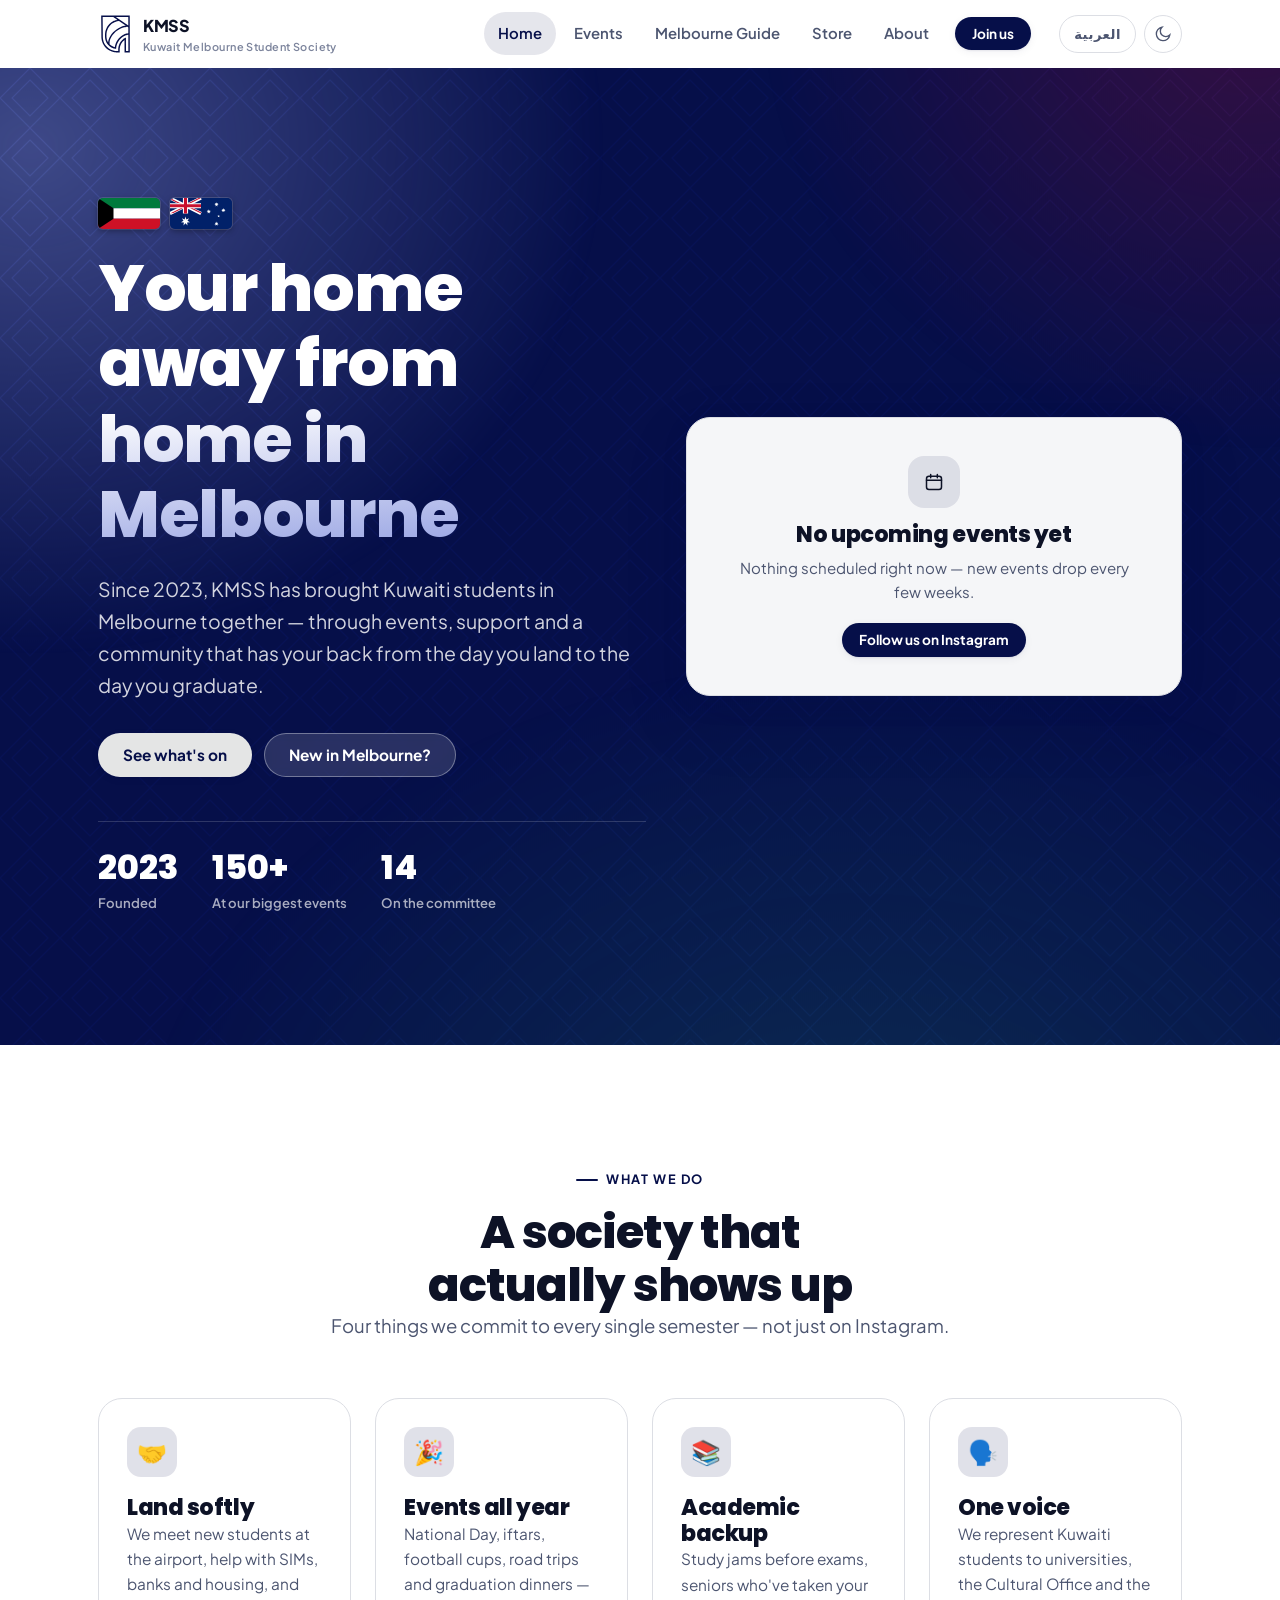
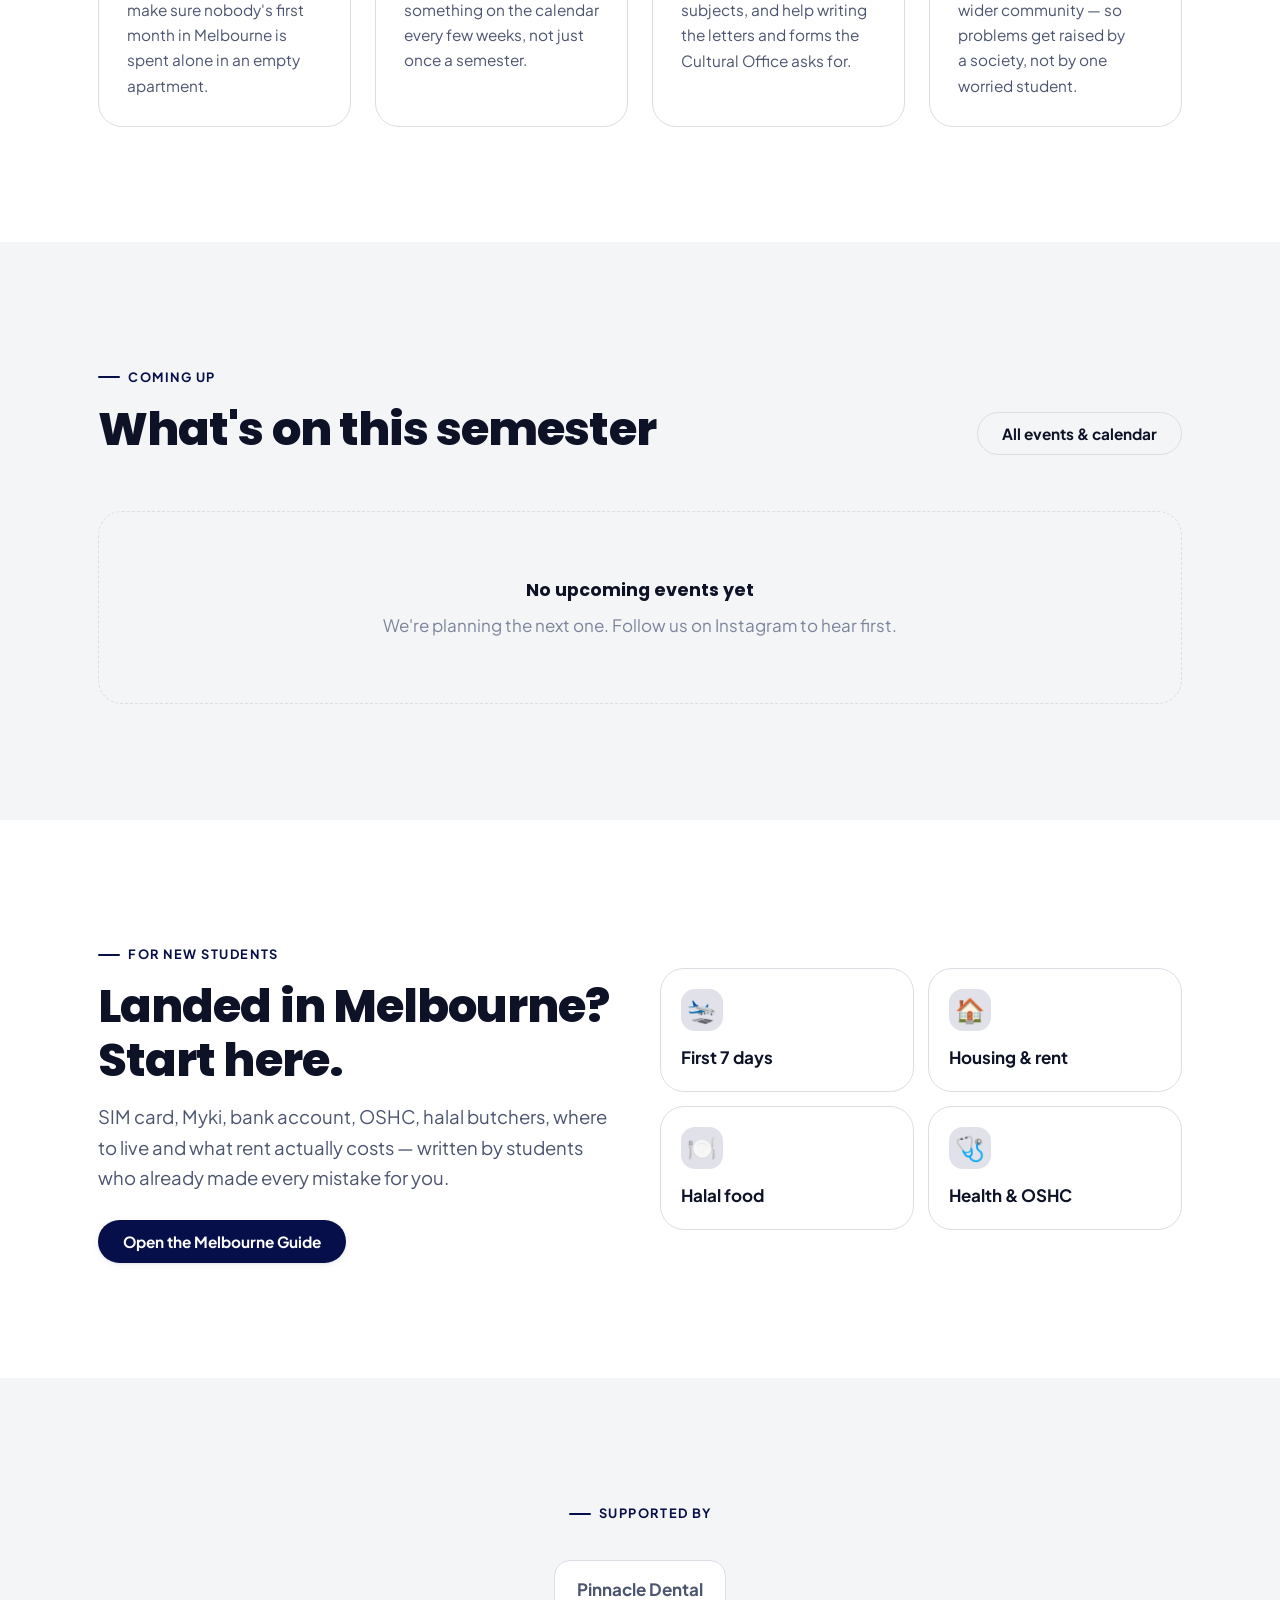
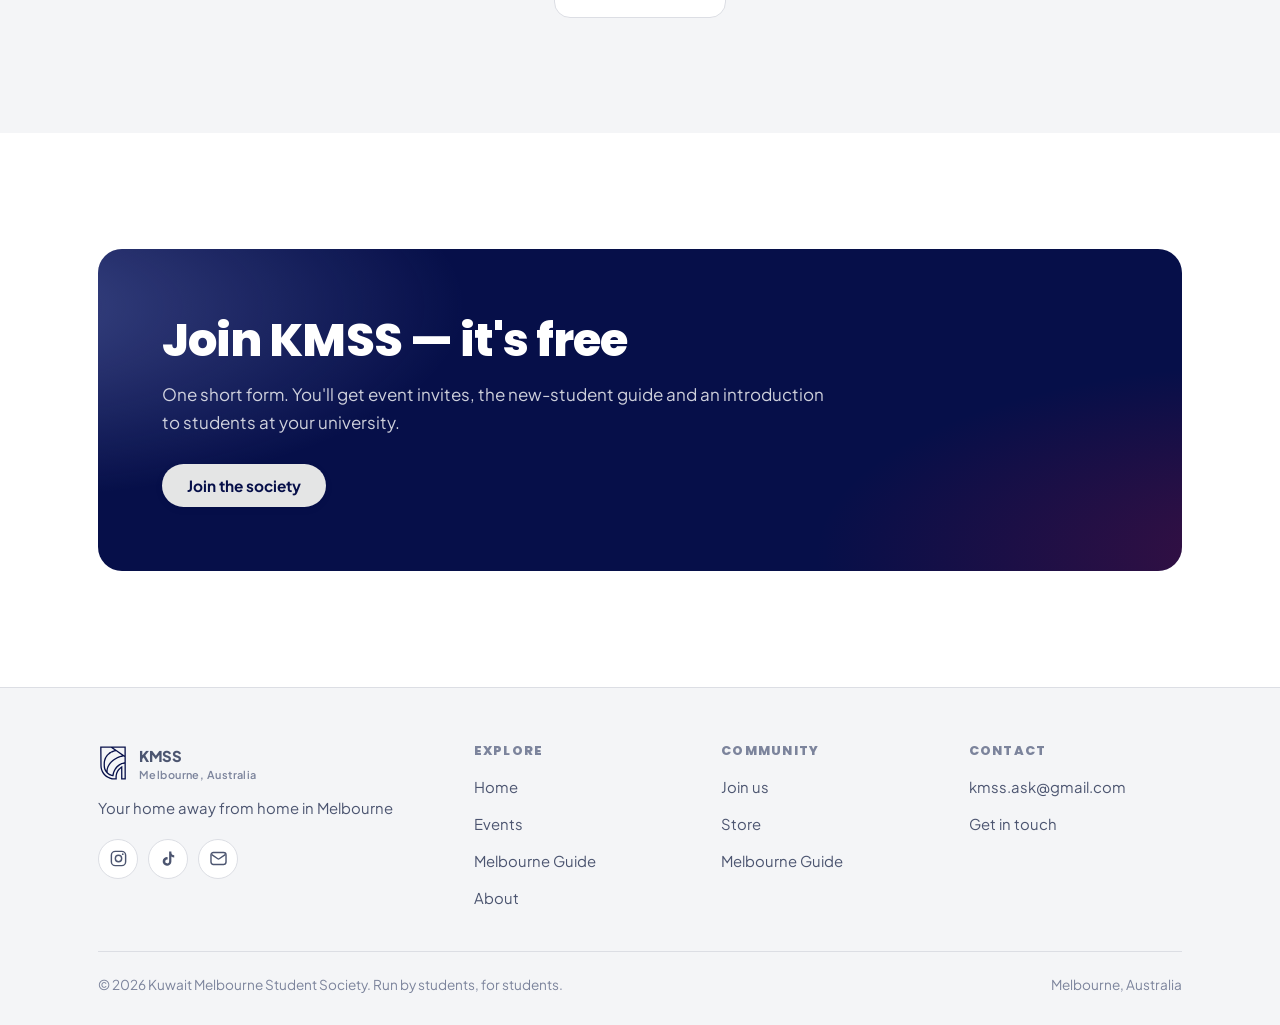
<file: index.html>
<!doctype html>
<html lang="en" dir="ltr">
<head>
<meta charset="utf-8">
<meta name="viewport" content="width=device-width, initial-scale=1">
<title>KMSS — Kuwait Melbourne Student Society</title>
<meta name="description" content="The official home of the Kuwait Melbourne Student Society. Events, tickets, and a full Melbourne survival guide for new Kuwaiti students.">
<meta name="theme-color" content="#060f49">
<link rel="icon" href="assets/img/favicon.svg" type="image/svg+xml">
<meta property="og:type" content="website">
<meta property="og:title" content="KMSS — Kuwait Melbourne Student Society">
<meta property="og:description" content="Events, tickets and the Melbourne guide for Kuwaiti students. Your home away from home.">
<meta property="og:image" content="assets/img/og.svg">
<meta name="twitter:card" content="summary_large_image">
<link rel="preconnect" href="https://fonts.googleapis.com">
<link rel="preconnect" href="https://fonts.gstatic.com" crossorigin>
<link href="https://fonts.googleapis.com/css2?family=Plus+Jakarta+Sans:wght@400;600;700&family=Poppins:wght@600;700;800&family=IBM+Plex+Sans+Arabic:wght@400;500;600;700&display=swap" rel="stylesheet">
<link rel="stylesheet" href="assets/css/theme.css">
<link rel="stylesheet" href="assets/css/main.css">
<script>
  // Apply the saved dark/light choice before first paint so the page never flashes.
  document.documentElement.classList.add("js");
  try { var m = localStorage.getItem('kmss-theme'); if (m && m !== 'system') document.documentElement.setAttribute('data-theme', m);
        var l = localStorage.getItem('kmss-lang'); if (l) { document.documentElement.lang = l; document.documentElement.dir = l === 'ar' ? 'rtl' : 'ltr'; } } catch (e) {}
</script>
</head>
<body data-page="index">
<a class="skip" href="#main" data-i18n="nav.skip">Skip to content</a>
<header id="site-nav"></header>

<main id="main">

  <!-- ============================== HERO ============================== -->
  <section class="hero">
    <div class="hero__bg"></div>
    <div class="hero__pattern"></div>
    <div class="wrap hero__inner">
      <div>
        <div class="hero__flags">
          <img src="assets/img/kw-flag.svg" alt="Flag of Kuwait" width="62" height="31" loading="eager">
          <img src="assets/img/au-flag.svg" alt="Flag of Australia" width="62" height="31" loading="eager">
        </div>
        <h1 style="margin-top:22px">
          <span class="hl" data-site="tagline">Your home away from home in Melbourne</span>
        </h1>
        <p class="hero__lede" data-site="intro">
          KMSS brings Kuwaiti students in Melbourne together — through events, support and a community that has your back.
        </p>
        <div class="hero__cta">
          <a class="btn btn--primary" href="events.html" data-i18n="hero.cta1">See what's on</a>
          <a class="btn btn--light" href="guide.html" data-i18n="hero.cta2">New in Melbourne?</a>
        </div>
        <div class="hero__stats" id="hero-stats"></div>
      </div>
      <div class="hero__card" id="hero-next"></div>
    </div>
  </section>

  <!-- ============================ PILLARS ============================= -->
  <section class="section">
    <div class="wrap">
      <div class="section-head center">
        <span class="eyebrow" data-i18n="home.pillarsEyebrow">What we do</span>
        <h2 data-i18n="home.pillarsTitle">A society that actually shows up</h2>
        <p class="lede" data-i18n="home.pillarsLede">Four things we commit to every single semester.</p>
      </div>
      <div class="grid" id="pillars" style="grid-template-columns:repeat(auto-fit,minmax(250px,1fr))"></div>
    </div>
  </section>

  <!-- ======================== UPCOMING EVENTS ========================= -->
  <section class="section section--tint">
    <div class="wrap">
      <div class="section-head" style="display:flex;justify-content:space-between;align-items:flex-end;gap:20px;flex-wrap:wrap;max-width:none">
        <div style="max-width:56ch">
          <span class="eyebrow" data-i18n="home.upcomingEyebrow">Coming up</span>
          <h2 data-i18n="home.upcomingTitle">What's on this semester</h2>
        </div>
        <a class="btn btn--ghost" href="events.html" data-i18n="home.allEvents">All events &amp; calendar</a>
      </div>
      <div class="cards cards--3" id="home-events"></div>
    </div>
  </section>

  <!-- =========================== GUIDE TEASER ========================= -->
  <section class="section">
    <div class="wrap">
      <div class="grid reveal" style="grid-template-columns:repeat(auto-fit,minmax(300px,1fr));gap:40px;align-items:center">
        <div>
          <span class="eyebrow" data-i18n="home.guideEyebrow">For new students</span>
          <h2 data-i18n="home.guideTitle">Landed in Melbourne? Start here.</h2>
          <p class="lede" style="margin-top:16px" data-i18n="home.guideLede">
            SIM card, Myki, bank account, OSHC, halal butchers, where to live and what rent actually costs.
          </p>
          <a class="btn btn--primary" style="margin-top:26px" href="guide.html" data-i18n="home.guideCta">Open the Melbourne Guide</a>
        </div>
        <div class="grid" style="grid-template-columns:1fr 1fr;gap:14px">
          <div class="pillar" style="padding:20px"><div class="pillar__icon" style="width:42px;height:42px;margin-bottom:12px">🛬</div><b>First 7 days</b></div>
          <div class="pillar" style="padding:20px"><div class="pillar__icon" style="width:42px;height:42px;margin-bottom:12px">🏠</div><b>Housing &amp; rent</b></div>
          <div class="pillar" style="padding:20px"><div class="pillar__icon" style="width:42px;height:42px;margin-bottom:12px">🍽️</div><b>Halal food</b></div>
          <div class="pillar" style="padding:20px"><div class="pillar__icon" style="width:42px;height:42px;margin-bottom:12px">🩺</div><b>Health &amp; OSHC</b></div>
        </div>
      </div>
    </div>
  </section>

  <!-- ============================ SPONSORS ============================ -->
  <section class="section section--tint">
    <div class="wrap center">
      <span class="eyebrow" style="justify-content:center" data-i18n="home.sponsorsTitle">Supported by</span>
      <div class="sponsors" id="sponsors" style="margin-top:22px"></div>
    </div>
  </section>

  <!-- ============================== JOIN ============================== -->
  <section class="section" id="join">
    <div class="wrap">
      <div class="cta-band reveal">
        <h2 data-i18n="join.title">Join KMSS — it's free</h2>
        <p style="margin-top:14px" data-i18n="join.lede">One short form and you're in.</p>
        <div style="display:flex;gap:12px;flex-wrap:wrap;margin-top:28px">
          <a class="btn btn--primary" data-join-link target="_blank" rel="noopener" href="#" data-i18n="join.cta">Join the society</a>
          <a class="btn btn--light" data-wa-link target="_blank" rel="noopener" href="#" data-i18n="join.wa">WhatsApp group</a>
        </div>
      </div>
    </div>
  </section>

</main>

<footer id="site-footer"></footer>
<script src="assets/js/app.js"></script>
<script src="assets/js/pages.js"></script>
<script src="assets/js/events.js"></script>
</body>
</html>
</file>
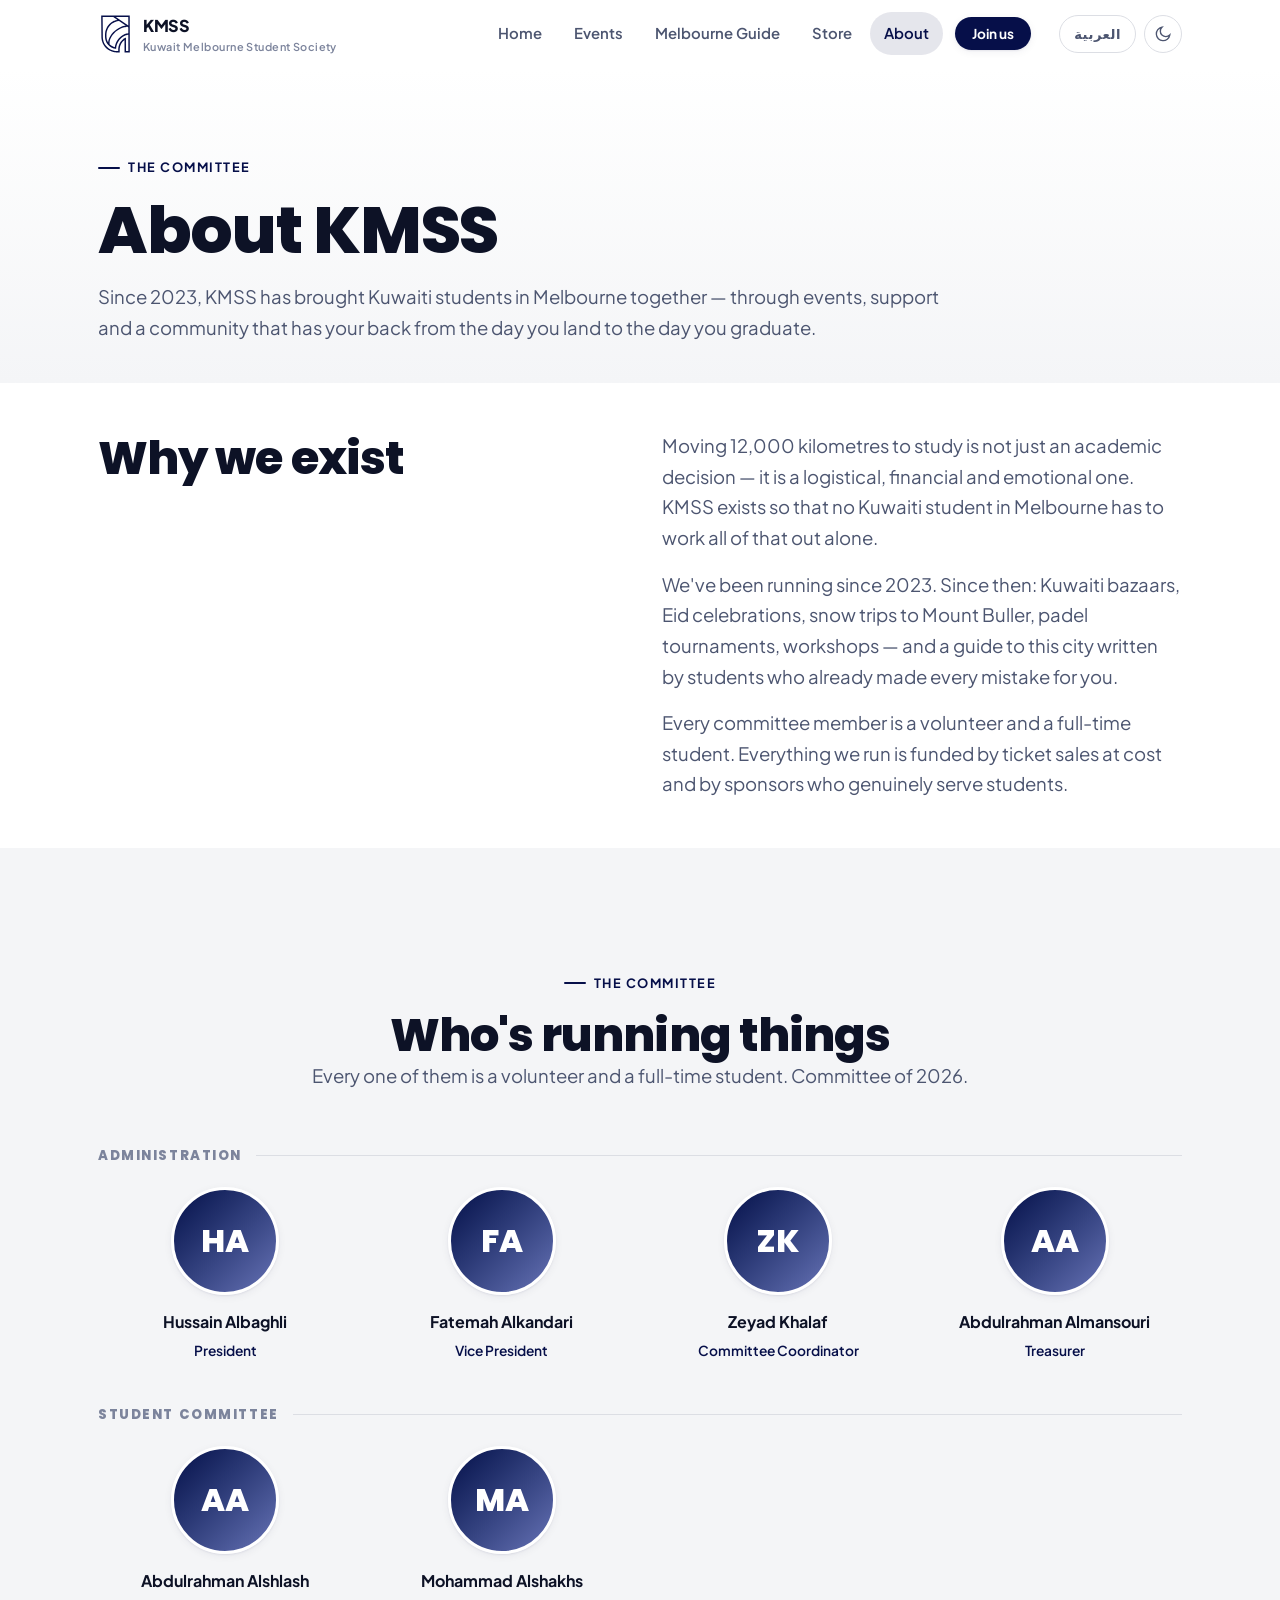
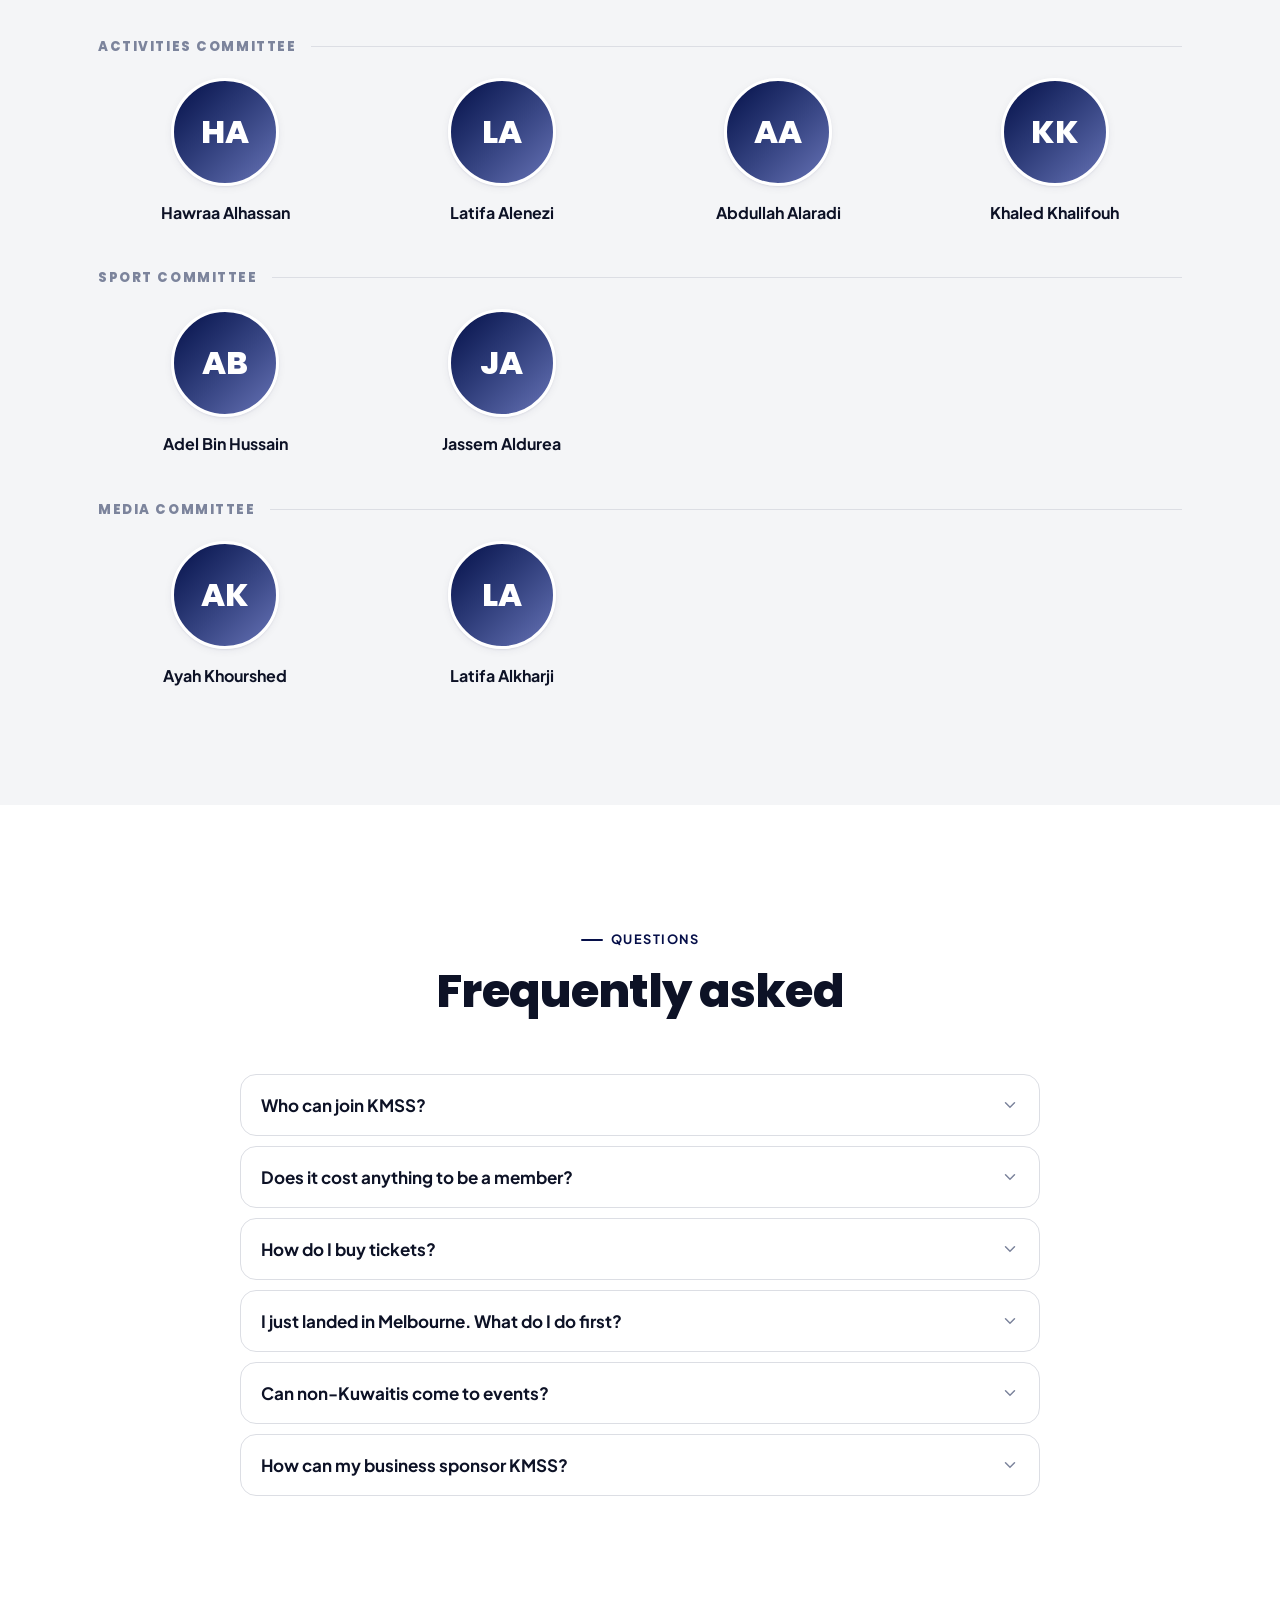
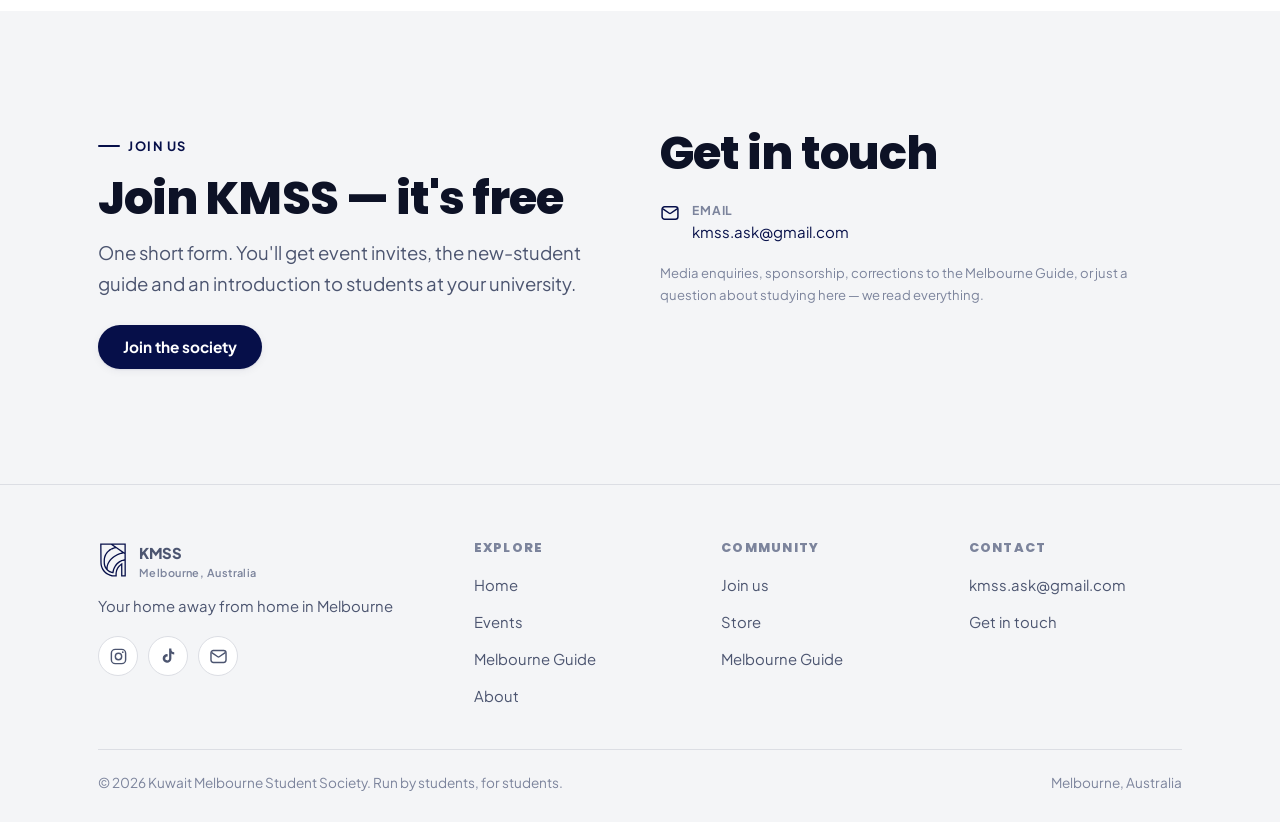
<file: about.html>
<!doctype html>
<html lang="en" dir="ltr">
<head>
<title>About &amp; Committee — KMSS</title>
<meta name="description" content="Who KMSS is, the committee running it this year, answers to common questions, and how to get in touch or join.">
<meta charset="utf-8">
<meta name="viewport" content="width=device-width, initial-scale=1">
<meta name="theme-color" content="#060f49">
<link rel="icon" href="assets/img/favicon.svg" type="image/svg+xml">
<link rel="preconnect" href="https://fonts.googleapis.com">
<link rel="preconnect" href="https://fonts.gstatic.com" crossorigin>
<link href="https://fonts.googleapis.com/css2?family=Plus+Jakarta+Sans:wght@400;600;700&family=Poppins:wght@600;700;800&family=IBM+Plex+Sans+Arabic:wght@400;500;600;700&display=swap" rel="stylesheet">
<link rel="stylesheet" href="assets/css/theme.css">
<link rel="stylesheet" href="assets/css/main.css">
<script>
  document.documentElement.classList.add("js");
  try { var m = localStorage.getItem("kmss-theme"); if (m && m !== "system") document.documentElement.setAttribute("data-theme", m);
        var l = localStorage.getItem("kmss-lang"); if (l) { document.documentElement.lang = l; document.documentElement.dir = l === "ar" ? "rtl" : "ltr"; } } catch (e) {}
</script>
</head>
<body data-page="about">
<a class="skip" href="#main" data-i18n="nav.skip">Skip to content</a>
<header id="site-nav"></header>

<main id="main">
  <section class="section section--sand" style="padding-block:clamp(48px,7vw,80px) 40px">
    <div class="wrap">
      <span class="eyebrow" data-i18n="about.teamEyebrow">The committee</span>
      <h1 data-i18n="about.title">About KMSS</h1>
      <p class="lede" style="margin-top:14px;max-width:62ch" data-site="intro"></p>
    </div>
  </section>

  <!-- ============================== STORY ============================= -->
  <section class="section" style="padding-block:48px">
    <div class="wrap">
      <div class="grid reveal" style="grid-template-columns:repeat(auto-fit,minmax(280px,1fr));gap:44px;align-items:start">
        <div>
          <h2 data-i18n="about.storyTitle">Why we exist</h2>
        </div>
        <div class="stack">
          <p class="lede">Moving 12,000 kilometres to study is not just an academic decision — it is a logistical, financial and emotional one. KMSS exists so that no Kuwaiti student in Melbourne has to work all of that out alone.</p>
          <p class="lede">We've been running since 2023. Since then: Kuwaiti bazaars, Eid celebrations, snow trips to Mount Buller, padel tournaments, workshops — and a guide to this city written by students who already made every mistake for you.</p>
          <p class="lede">Every committee member is a volunteer and a full-time student. Everything we run is funded by ticket sales at cost and by sponsors who genuinely serve students.</p>
        </div>
      </div>
    </div>
  </section>

  <!-- ============================ COMMITTEE =========================== -->
  <section class="section section--tint">
    <div class="wrap">
      <div class="section-head center">
        <span class="eyebrow" style="justify-content:center" data-i18n="about.teamEyebrow">The committee</span>
        <h2 data-i18n="about.teamTitle">Who's running things</h2>
        <p class="lede">Every one of them is a volunteer and a full-time student. Committee of <span id="team-year"></span>.</p>
      </div>
      <div id="team"></div>
    </div>
  </section>

  <!-- ================================ FAQ ============================= -->
  <section class="section">
    <div class="wrap">
      <div class="section-head center">
        <span class="eyebrow" style="justify-content:center" data-i18n="about.faqEyebrow">Questions</span>
        <h2 data-i18n="about.faqTitle">Frequently asked</h2>
      </div>
      <div class="faq" id="faq"></div>
    </div>
  </section>

  <!-- ============================== JOIN ============================== -->
  <section class="section section--tint" id="join">
    <div class="wrap">
      <div class="grid" style="grid-template-columns:repeat(auto-fit,minmax(300px,1fr));gap:40px;align-items:start">
        <div>
          <span class="eyebrow" data-i18n="nav.join">Join us</span>
          <h2 data-i18n="join.title">Join KMSS — it's free</h2>
          <p class="lede" style="margin-top:14px" data-i18n="join.lede"></p>
          <div style="display:flex;gap:12px;flex-wrap:wrap;margin-top:26px">
            <a class="btn btn--primary" data-join-link target="_blank" rel="noopener" href="#" data-i18n="join.cta">Join the society</a>
            <a class="btn btn--ghost" data-wa-link target="_blank" rel="noopener" href="#" data-i18n="join.wa">WhatsApp group</a>
          </div>
          <form class="joinform hide" id="join-form" method="post">
            <label class="field">
              <input type="email" name="email" required data-i18n-attr="placeholder:join.email" placeholder="Your email address">
            </label>
            <button class="btn btn--primary" type="submit" data-i18n="join.send">Sign up</button>
          </form>
        </div>

        <div id="contact" style="scroll-margin-top:calc(var(--nav-h) + 24px)">
          <h2 data-i18n="about.contactTitle">Get in touch</h2>
          <div class="deets" style="margin-top:20px">
            <div class="deet" id="contact-email"></div>
          </div>
          <p class="form-note" style="margin-top:18px">
            Media enquiries, sponsorship, corrections to the Melbourne Guide, or just a question about studying here — we read everything.
          </p>
        </div>
      </div>
    </div>
  </section>
</main>

<footer id="site-footer"></footer>
<script src="assets/js/app.js"></script>
<script src="assets/js/pages.js"></script>
<script>
  // Contact details come from data/site.json
  document.addEventListener('kmss:ready', function () {
    var c = (KMSS.state.site || {}).contact || {};
    var host = document.getElementById('contact-email');
    if (!host) return;
    host.innerHTML = KMSS.I.mail + '<div><b>Email</b><a href="mailto:' + KMSS.esc(c.email || '') + '">' + KMSS.esc(c.email || '') + '</a></div>';
  });
</script>
</body>
</html>
</file>
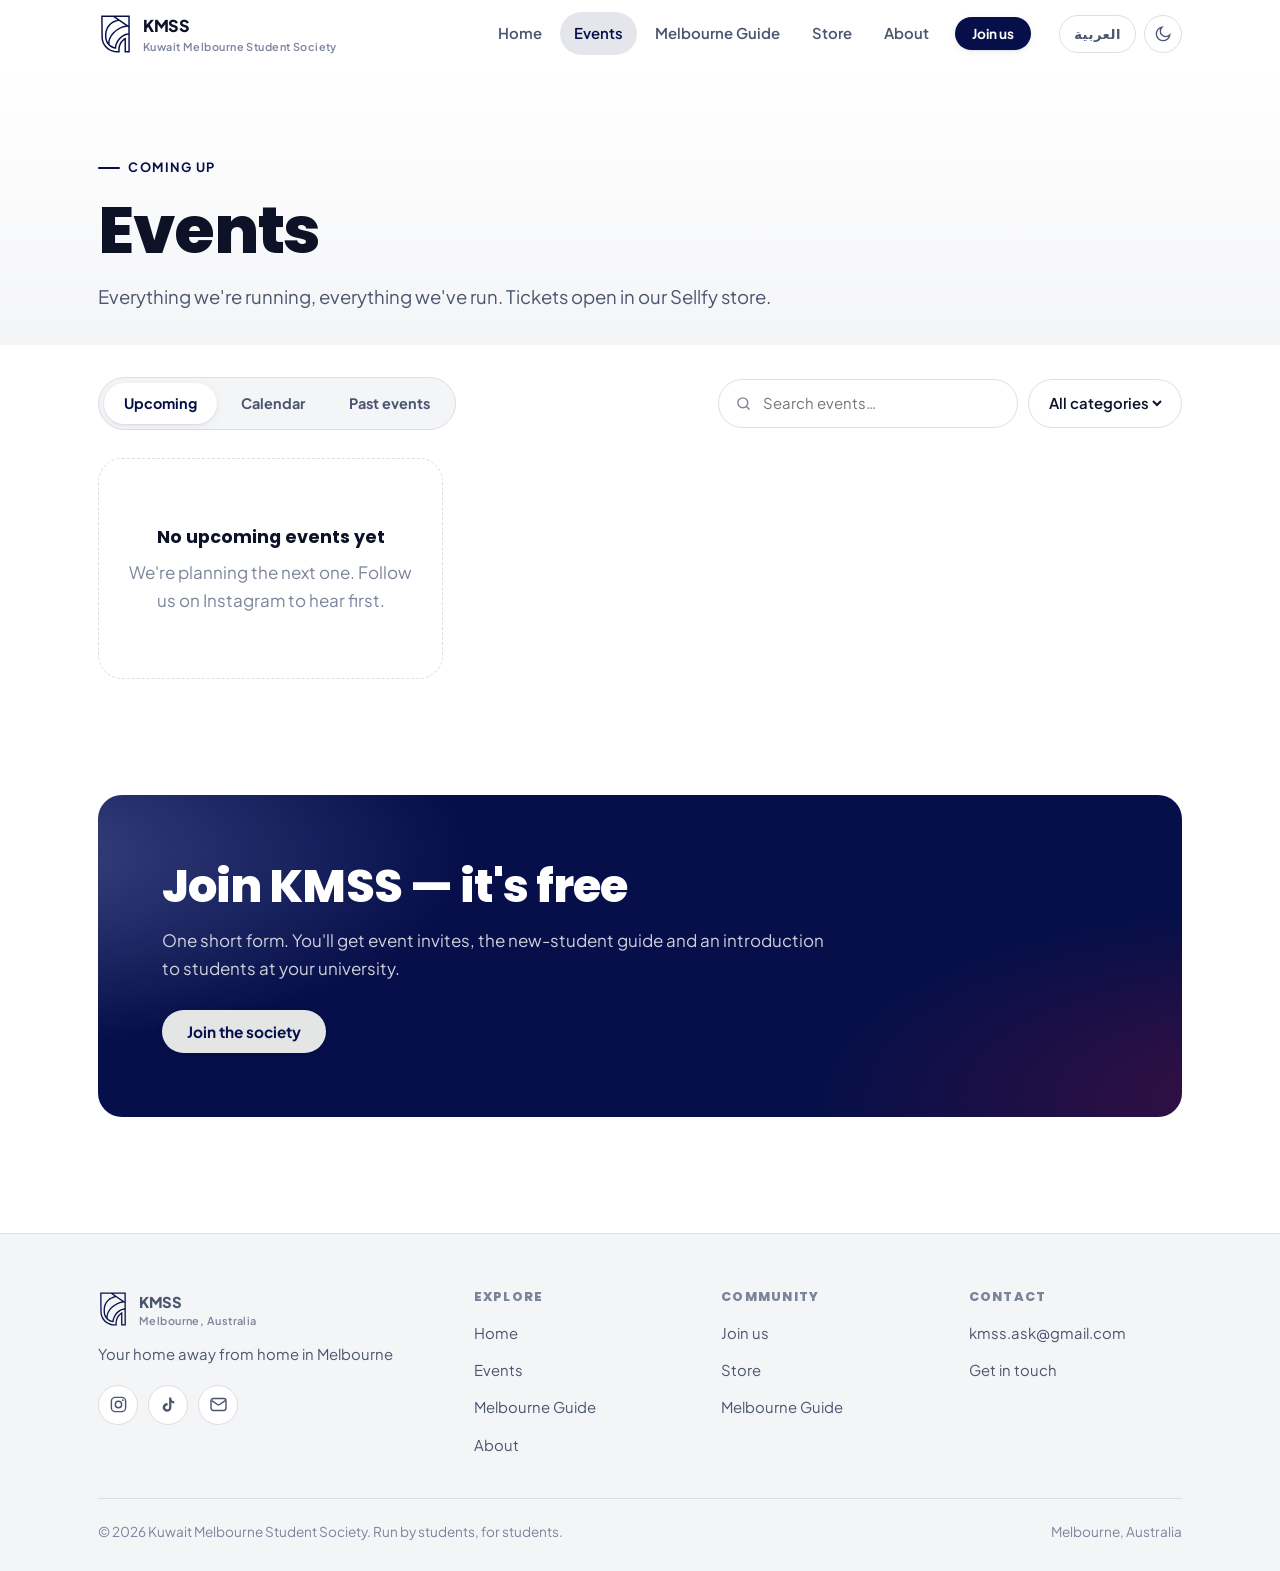
<file: events.html>
<!doctype html>
<html lang="en" dir="ltr">
<head>
<title>Events &amp; Calendar — KMSS</title>
<meta name="description" content="Every KMSS event: what's coming up, the full calendar, and the archive of everything we've run. Tickets on Sellfy.">
<meta charset="utf-8">
<meta name="viewport" content="width=device-width, initial-scale=1">
<meta name="theme-color" content="#060f49">
<link rel="icon" href="assets/img/favicon.svg" type="image/svg+xml">
<link rel="preconnect" href="https://fonts.googleapis.com">
<link rel="preconnect" href="https://fonts.gstatic.com" crossorigin>
<link href="https://fonts.googleapis.com/css2?family=Plus+Jakarta+Sans:wght@400;600;700&family=Poppins:wght@600;700;800&family=IBM+Plex+Sans+Arabic:wght@400;500;600;700&display=swap" rel="stylesheet">
<link rel="stylesheet" href="assets/css/theme.css">
<link rel="stylesheet" href="assets/css/main.css">
<script>
  document.documentElement.classList.add("js");
  try { var m = localStorage.getItem("kmss-theme"); if (m && m !== "system") document.documentElement.setAttribute("data-theme", m);
        var l = localStorage.getItem("kmss-lang"); if (l) { document.documentElement.lang = l; document.documentElement.dir = l === "ar" ? "rtl" : "ltr"; } } catch (e) {}
</script>
</head>
<body data-page="events">
<a class="skip" href="#main" data-i18n="nav.skip">Skip to content</a>
<header id="site-nav"></header>

<main id="main">
  <section class="section section--sand" style="padding-block:clamp(48px,7vw,80px) 32px">
    <div class="wrap">
      <span class="eyebrow" data-i18n="home.upcomingEyebrow">Coming up</span>
      <h1 data-i18n="events.title">Events</h1>
      <p class="lede" style="margin-top:14px;max-width:62ch" data-i18n="events.lede">
        Everything we're running, everything we've run.
      </p>
    </div>
  </section>

  <section class="section" style="padding-block:32px var(--section-y)">
    <div class="wrap">
      <div class="toolbar">
        <div class="tabs" role="tablist">
          <button class="tab is-active" data-tab="upcoming" data-i18n="events.upcoming">Upcoming</button>
          <button class="tab" data-tab="calendar" data-i18n="events.calendar">Calendar</button>
          <button class="tab" data-tab="past" data-i18n="events.past">Past events</button>
        </div>
        <div style="display:flex;gap:10px;flex-wrap:wrap">
          <label class="field">
            <svg width="17" height="17" viewBox="0 0 24 24" fill="none" stroke="currentColor" stroke-width="2" stroke-linecap="round" style="color:var(--ink-faint)"><circle cx="11" cy="11" r="7"/><path d="m20 20-3.5-3.5"/></svg>
            <input id="ev-search" type="search" data-i18n-attr="placeholder:events.search" placeholder="Search events…" aria-label="Search events">
          </label>
          <label class="field"><select id="ev-cat" aria-label="Filter by category"></select></label>
        </div>
      </div>

      <div data-panel="upcoming"><div class="cards" id="up-list"></div></div>
      <div data-panel="calendar" class="hide"><div class="cal" id="cal"></div></div>
      <div data-panel="past" class="hide"><div id="past-list"></div></div>
    </div>
  </section>

  <section class="section" style="padding-top:0">
    <div class="wrap">
      <div class="cta-band reveal">
        <h2 data-i18n="join.title">Join KMSS — it's free</h2>
        <p style="margin-top:14px" data-i18n="join.lede">One short form and you're in.</p>
        <div style="display:flex;gap:12px;flex-wrap:wrap;margin-top:28px">
          <a class="btn btn--primary" data-join-link target="_blank" rel="noopener" href="#" data-i18n="join.cta">Join the society</a>
          <a class="btn btn--light" data-wa-link target="_blank" rel="noopener" href="#" data-i18n="join.wa">WhatsApp group</a>
        </div>
      </div>
    </div>
  </section>
</main>

<footer id="site-footer"></footer>
<script src="assets/js/app.js"></script>
<script src="assets/js/pages.js"></script>
<script src="assets/js/events.js"></script>
</body>
</html>
</file>
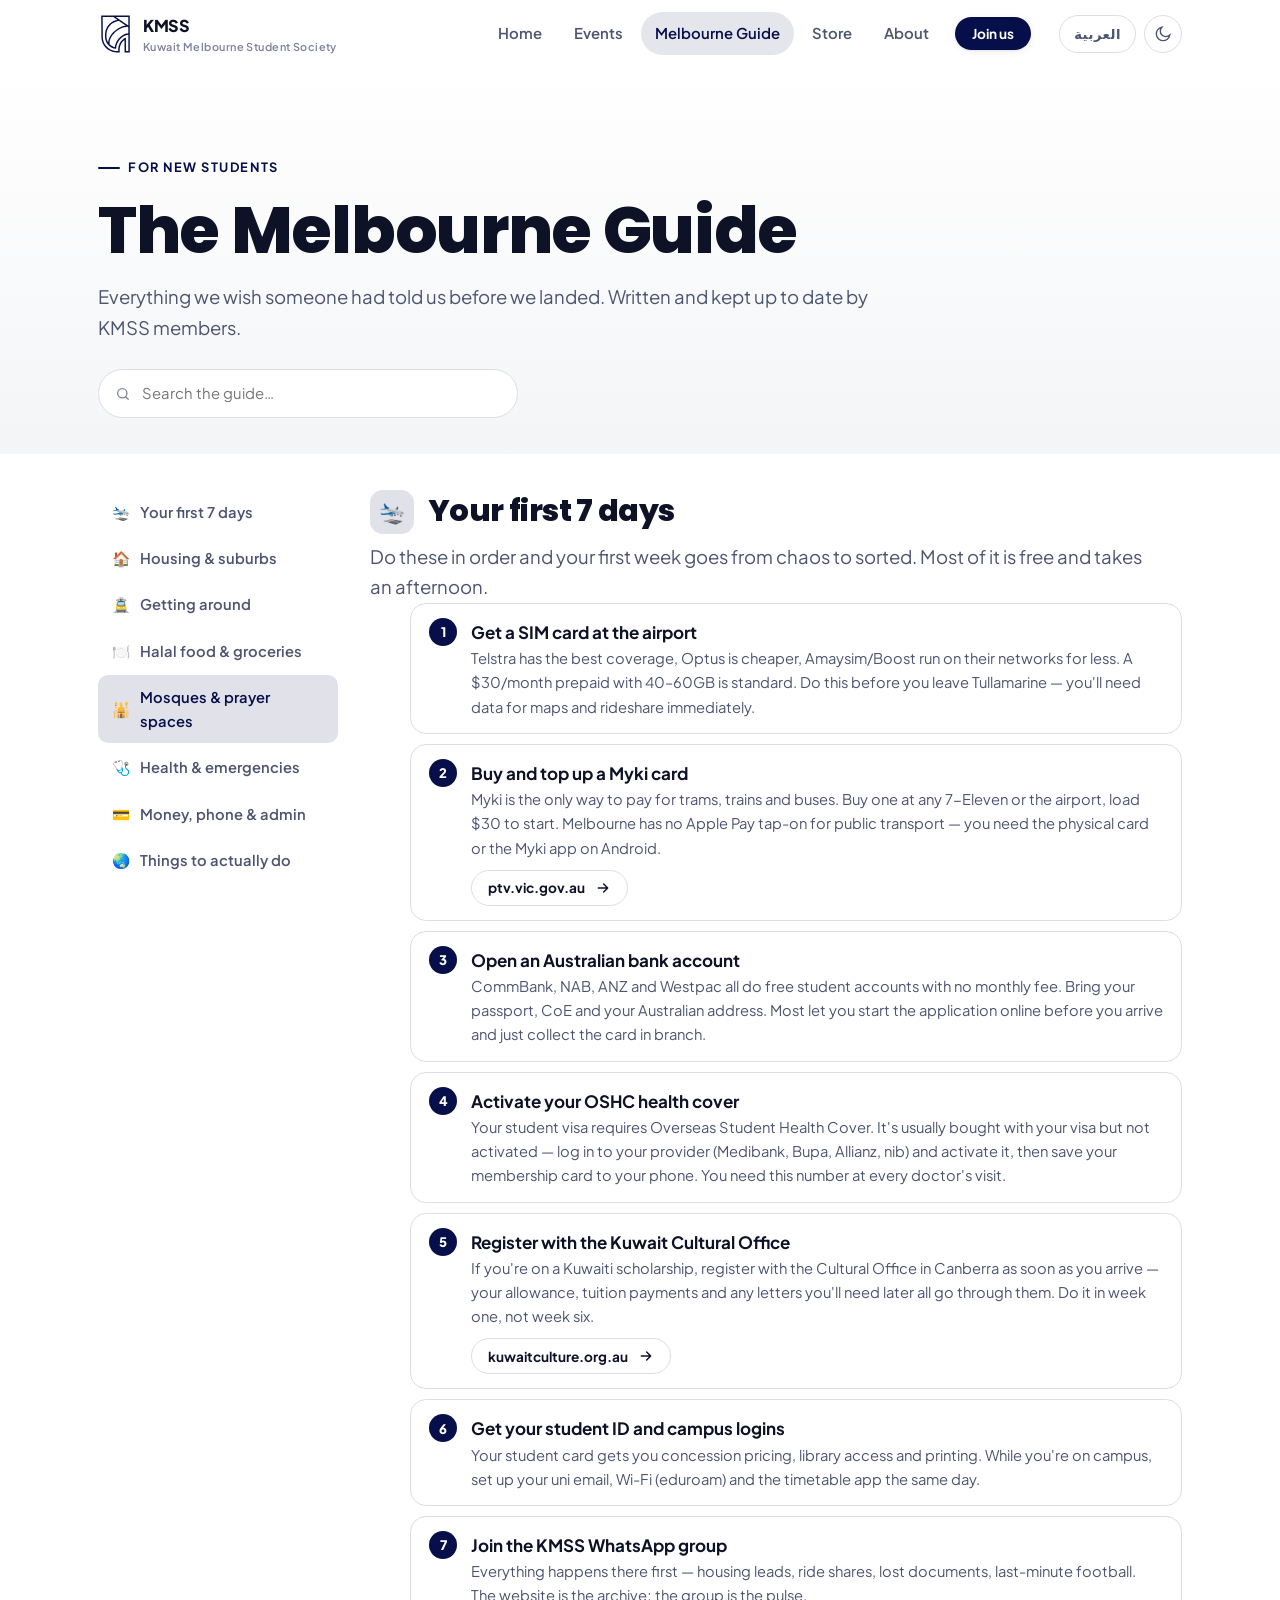
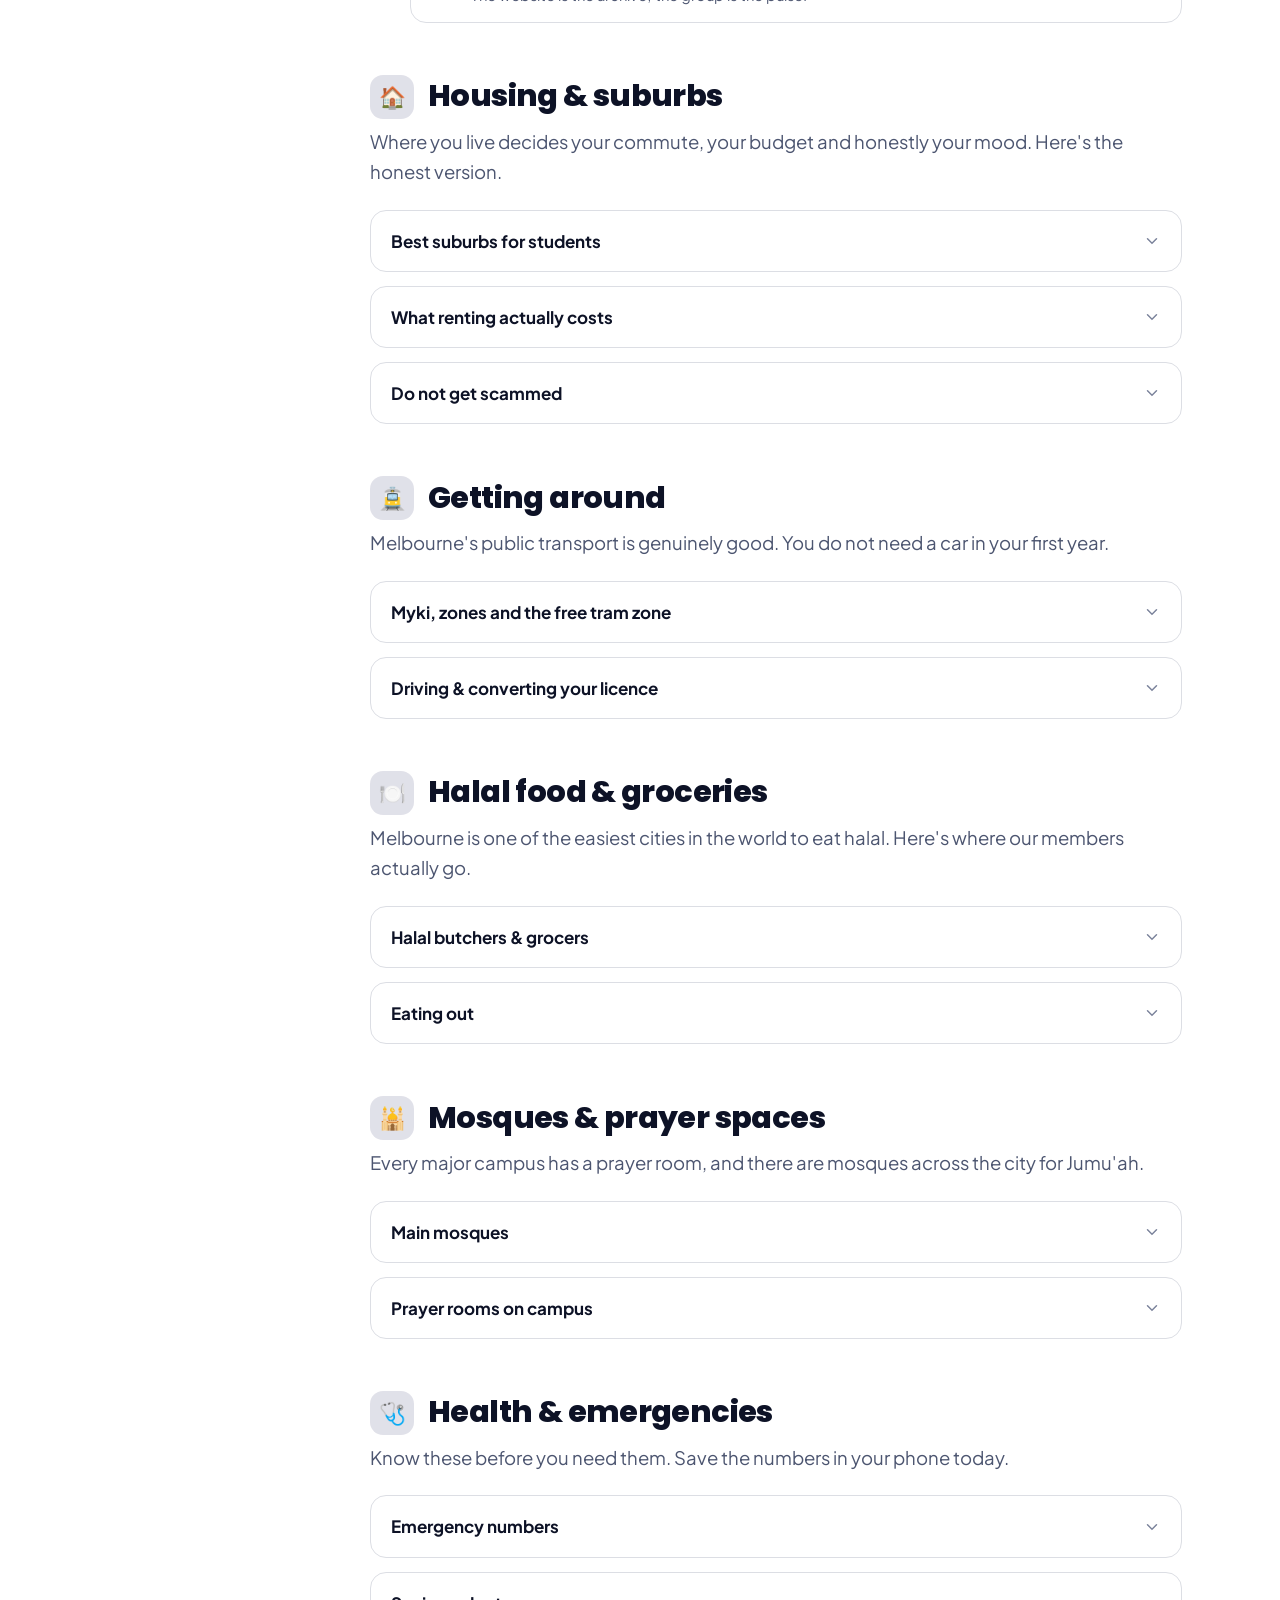
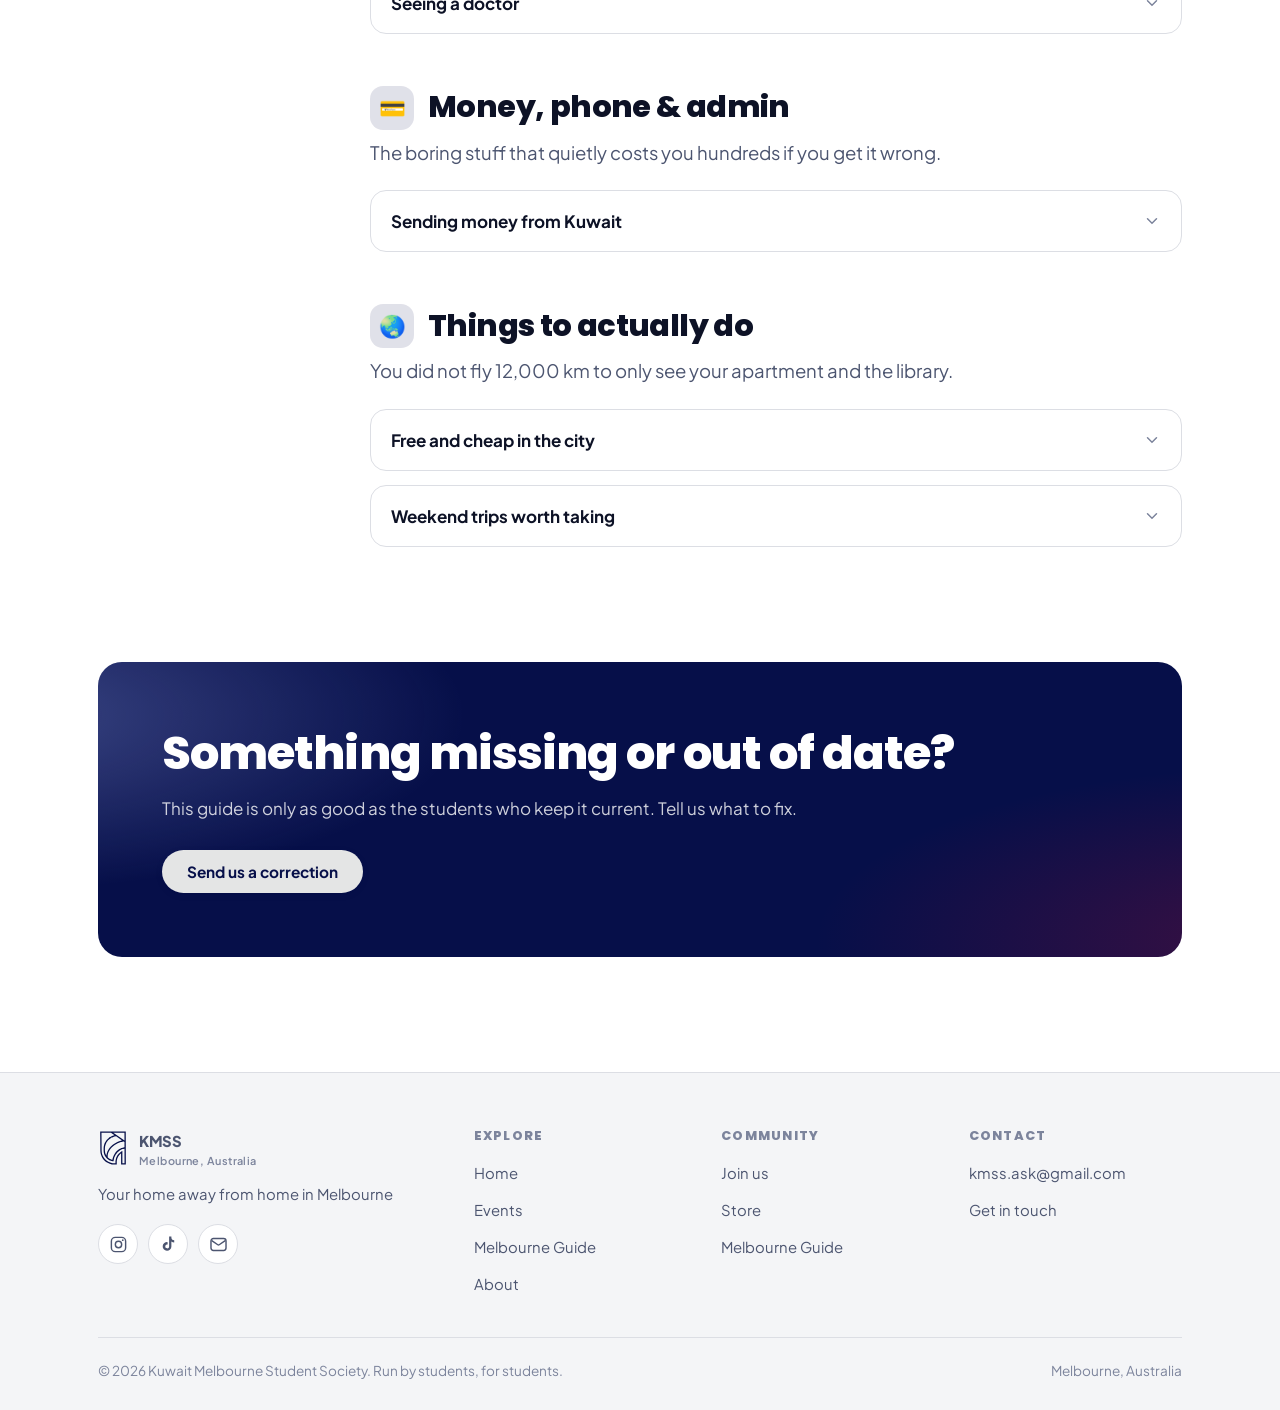
<file: guide.html>
<!doctype html>
<html lang="en" dir="ltr">
<head>
<title>The Melbourne Guide — KMSS</title>
<meta name="description" content="A survival guide for Kuwaiti students landing in Melbourne: your first 7 days, housing and rent, Myki and transport, halal food, mosques, health cover and emergencies.">
<meta charset="utf-8">
<meta name="viewport" content="width=device-width, initial-scale=1">
<meta name="theme-color" content="#060f49">
<link rel="icon" href="assets/img/favicon.svg" type="image/svg+xml">
<link rel="preconnect" href="https://fonts.googleapis.com">
<link rel="preconnect" href="https://fonts.gstatic.com" crossorigin>
<link href="https://fonts.googleapis.com/css2?family=Plus+Jakarta+Sans:wght@400;600;700&family=Poppins:wght@600;700;800&family=IBM+Plex+Sans+Arabic:wght@400;500;600;700&display=swap" rel="stylesheet">
<link rel="stylesheet" href="assets/css/theme.css">
<link rel="stylesheet" href="assets/css/main.css">
<script>
  document.documentElement.classList.add("js");
  try { var m = localStorage.getItem("kmss-theme"); if (m && m !== "system") document.documentElement.setAttribute("data-theme", m);
        var l = localStorage.getItem("kmss-lang"); if (l) { document.documentElement.lang = l; document.documentElement.dir = l === "ar" ? "rtl" : "ltr"; } } catch (e) {}
</script>
</head>
<body data-page="guide">
<a class="skip" href="#main" data-i18n="nav.skip">Skip to content</a>
<header id="site-nav"></header>

<main id="main">
  <section class="section section--sand" style="padding-block:clamp(48px,7vw,80px) 36px">
    <div class="wrap">
      <span class="eyebrow" data-i18n="home.guideEyebrow">For new students</span>
      <h1 data-i18n="guide.title">The Melbourne Guide</h1>
      <p class="lede" style="margin-top:14px;max-width:64ch" data-i18n="guide.lede">
        Everything we wish someone had told us before we landed.
      </p>
      <label class="field" style="margin-top:26px;max-width:420px">
        <svg width="17" height="17" viewBox="0 0 24 24" fill="none" stroke="currentColor" stroke-width="2" stroke-linecap="round" style="color:var(--ink-faint)"><circle cx="11" cy="11" r="7"/><path d="m20 20-3.5-3.5"/></svg>
        <input id="guide-search" type="search" data-i18n-attr="placeholder:guide.search" placeholder="Search the guide…" aria-label="Search the guide" style="width:100%">
      </label>
    </div>
  </section>

  <section class="section" style="padding-block:36px var(--section-y)">
    <div class="wrap">
      <div class="guide-layout">
        <aside class="guide-nav" id="guide-nav"></aside>
        <div>
          <div class="empty hide" id="guide-nores">
            <b data-i18n="guide.noResults">Nothing found</b>
            <span data-i18n="guide.noResultsBody">Try a shorter word.</span>
          </div>
          <div id="guide-body"></div>
        </div>
      </div>
    </div>
  </section>

  <section class="section" style="padding-top:0">
    <div class="wrap">
      <div class="cta-band reveal">
        <h2 data-i18n="guide.missing">Something missing or out of date?</h2>
        <p style="margin-top:14px" data-i18n="guide.missingBody">This guide is only as good as the students who keep it current.</p>
        <div style="display:flex;gap:12px;flex-wrap:wrap;margin-top:28px">
          <a class="btn btn--primary" href="about.html#contact" data-i18n="guide.tellUs">Send us a correction</a>
          <a class="btn btn--light" data-wa-link target="_blank" rel="noopener" href="#" data-i18n="join.wa">WhatsApp group</a>
        </div>
      </div>
    </div>
  </section>
</main>

<footer id="site-footer"></footer>
<script src="assets/js/app.js"></script>
<script src="assets/js/pages.js"></script>
<script src="assets/js/guide.js"></script>
</body>
</html>
</file>
<file: assets/css/theme.css>
/* ==========================================================================
   KMSS — THEME FILE
   --------------------------------------------------------------------------
   THIS IS THE ONLY FILE YOU NEED TO TOUCH TO RE-BRAND THE WHOLE SITE.
   Change a colour here and it updates every page, every button, every card.

   OFFICIAL KMSS BRAND COLOURS (taken from the logo artwork):
     Navy      #060f49   the primary colour — logo, hero, buttons, links
     Off-white #e4e5e5   the logo's light counterpart — used for tinted panels

   Two supporting colours are derived from those, used sparingly:
     Red   #c8102e   small highlights only (featured badges, accents)
     Gold  #c9992e   rare highlights (stars, "featured" markers)
   If you'd rather the site were navy-and-white only, set --accent and --gold
   to the same value as --brand and everything stays on-brand.
   ========================================================================== */

:root {
  /* ---- BRAND COLOURS -------------------------------------------------- */
  --brand:            #060f49;   /* KMSS navy. Buttons, links, highlights.       */
  --brand-dark:       #101d63;   /* Used for hover states on navy buttons.       */
  --brand-light:      #8d9ae0;   /* Light navy, for text/accents ON dark navy.   */
  --on-brand:         #ffffff;   /* Text colour that sits ON a navy button.      */
  --accent:           #c8102e;   /* Accent colour: badges, small highlights.     */
  --accent-soft:      #fdeaed;   /* Very light accent, for tinted backgrounds.   */
  --sand:             #e4e5e5;   /* KMSS off-white. Panels and dividers.         */
  --gold:             #c9992e;   /* Rare highlights: stars, "featured" tags.     */

  /* ---- KUWAIT FLAG ----------------------------------------------------- */
  /* The flag itself is drawn with its exact official colours in
     assets/img/kw-flag.svg and is deliberately NOT themed.
     This is only the soft green wash in the hero background — the flag's green
     lifted in brightness so it reads at all against the navy. */
  --kw-green:         #2ecc80;

  /* ---- INK & SURFACES (light mode) ------------------------------------ */
  --ink:              #0d1226;   /* Main text colour            */
  --ink-soft:         #4c5570;   /* Secondary text / paragraphs */
  --ink-faint:        #7c849c;   /* Captions, meta, timestamps  */
  --deep:             #060f49;   /* Always-dark panels (hero, call-to-action bands).
                                    This is the KMSS navy and stays dark in BOTH
                                    light and dark mode.                        */
  --deep-fg:          #e4e5e5;   /* The KMSS off-white. Text and buttons that sit
                                    ON the navy. Deliberately NOT redefined in
                                    dark mode — those panels are always navy.   */
  --surface:          #ffffff;   /* Page background             */
  --surface-2:        #f4f5f7;   /* Alternating section background */
  --surface-3:        #e4e5e5;   /* Cards on tinted sections (the brand off-white) */
  --line:             #dcdee4;   /* Borders and hairlines       */

  /* ---- TYPOGRAPHY ----------------------------------------------------- */
  /* Poppins is the closest free match to the geometric sans in the KMSS logo. */
  --font-en: 'Plus Jakarta Sans', 'Segoe UI', system-ui, -apple-system, sans-serif;
  --font-ar: 'IBM Plex Sans Arabic', 'Segoe UI', Tahoma, sans-serif;
  --font-display: 'Poppins', var(--font-en);   /* Headings  */
  --font-body:    var(--font-en);              /* Body text */

  /* ---- SHAPE & DEPTH -------------------------------------------------- */
  --radius-sm: 10px;
  --radius:    16px;
  --radius-lg: 24px;
  --radius-pill: 999px;
  --shadow-sm: 0 1px 2px rgba(6, 15, 73, .07), 0 2px 8px rgba(6, 15, 73, .06);
  --shadow:    0 4px 12px rgba(6, 15, 73, .08), 0 12px 32px rgba(6, 15, 73, .08);
  --shadow-lg: 0 8px 24px rgba(6, 15, 73, .12), 0 24px 64px rgba(6, 15, 73, .14);
  --ring: 0 0 0 3px color-mix(in srgb, var(--brand) 28%, transparent);

  /* ---- LAYOUT --------------------------------------------------------- */
  --max: 1180px;              /* Max content width */
  --gutter: clamp(20px, 5vw, 48px);
  --section-y: clamp(64px, 9vw, 120px);
  --nav-h: 68px;

  /* ---- MOTION --------------------------------------------------------- */
  --ease: cubic-bezier(.22, .61, .36, 1);
  --dur: .28s;
}

/* ==========================================================================
   DARK MODE — automatically follows the visitor's device setting,
   and can be toggled with the moon button in the navbar.
   The navy is lightened here so text and buttons stay readable on a dark page.
   ========================================================================== */
:root[data-theme="dark"] {
  --brand:       #7f8fe8;
  --brand-dark:  #98a5ee;
  --brand-light: #b9c2f4;
  --on-brand:    #060f49;
  --accent:      #ff6b81;
  --accent-soft: #3a1620;
  --sand:        #232a4d;
  --gold:        #dfb45c;

  --ink:         #eef0f8;
  --ink-soft:    #aab2cc;
  --ink-faint:   #7a83a3;
  --deep:        #040a2e;
  --surface:     #080c1e;
  --surface-2:   #0e1430;
  --surface-3:   #151c40;
  --line:        #232c55;

  --shadow-sm: 0 1px 2px rgba(0,0,0,.45);
  --shadow:    0 4px 14px rgba(0,0,0,.5);
  --shadow-lg: 0 16px 48px rgba(0,0,0,.6);
}

@media (prefers-color-scheme: dark) {
  :root:not([data-theme="light"]) {
    --brand:       #7f8fe8;
    --brand-dark:  #98a5ee;
    --brand-light: #b9c2f4;
    --on-brand:    #060f49;
    --accent:      #ff6b81;
    --accent-soft: #3a1620;
    --sand:        #232a4d;
    --gold:        #dfb45c;

    --ink:         #eef0f8;
    --ink-soft:    #aab2cc;
    --ink-faint:   #7a83a3;
    --deep:        #040a2e;
    --surface:     #080c1e;
    --surface-2:   #0e1430;
    --surface-3:   #151c40;
    --line:        #232c55;

    --shadow-sm: 0 1px 2px rgba(0,0,0,.45);
    --shadow:    0 4px 14px rgba(0,0,0,.5);
    --shadow-lg: 0 16px 48px rgba(0,0,0,.6);
  }
}

/* When the site is switched to Arabic, headings and body use the Arabic face. */
:root[lang="ar"] {
  --font-display: var(--font-ar);
  --font-body:    var(--font-ar);
}
</file>
<file: assets/css/main.css>
/* ==========================================================================
   KMSS — main stylesheet
   You normally do NOT need to edit this file. Colours live in theme.css.
   ========================================================================== */

*, *::before, *::after { box-sizing: border-box; }
* { margin: 0; }

html {
  scroll-behavior: smooth;
  scroll-padding-top: calc(var(--nav-h) + 16px);
  -webkit-text-size-adjust: 100%;
}
@media (prefers-reduced-motion: reduce) {
  html { scroll-behavior: auto; }
  *, *::before, *::after { animation-duration: .01ms !important; transition-duration: .01ms !important; }
}

body {
  font-family: var(--font-body);
  background: var(--surface);
  color: var(--ink);
  line-height: 1.65;
  font-size: 17px;
  -webkit-font-smoothing: antialiased;
  overflow-x: hidden;
}

img, svg, video { display: block; max-width: 100%; height: auto; }
a { color: var(--brand); text-decoration: none; }
a:hover { color: var(--brand-dark); }
button, input, select, textarea { font: inherit; color: inherit; }

:focus-visible { outline: 2px solid var(--brand); outline-offset: 3px; border-radius: 4px; }

h1, h2, h3, h4 {
  font-family: var(--font-display);
  line-height: 1.15;
  letter-spacing: -.02em;
  font-weight: 800;
  text-wrap: balance;
}
h1 { font-size: clamp(2.4rem, 6vw, 4.1rem); }
h2 { font-size: clamp(1.9rem, 4vw, 2.9rem); }
h3 { font-size: clamp(1.15rem, 2vw, 1.4rem); }
p  { text-wrap: pretty; }

/* Arabic gets slightly looser lines and no negative tracking */
:root[lang="ar"] h1, :root[lang="ar"] h2, :root[lang="ar"] h3, :root[lang="ar"] h4 { letter-spacing: 0; line-height: 1.35; }
:root[lang="ar"] body { line-height: 1.9; }

/* --------------------------------------------------------------------------
   Layout helpers
   -------------------------------------------------------------------------- */
.wrap { width: 100%; max-width: var(--max); margin-inline: auto; padding-inline: var(--gutter); }
.section { padding-block: var(--section-y); }
.section--tint { background: var(--surface-2); }
.section--sand { background: linear-gradient(180deg, var(--surface) 0%, var(--surface-2) 100%); }
.stack > * + * { margin-top: 1rem; }
.center { text-align: center; }
.grid { display: grid; gap: 24px; }
.hide { display: none !important; }
.sr-only {
  position: absolute; width: 1px; height: 1px; padding: 0; overflow: hidden;
  clip: rect(0,0,0,0); white-space: nowrap; border: 0;
}

.section-head { max-width: 62ch; margin-bottom: clamp(32px, 5vw, 56px); }
.section-head.center { margin-inline: auto; }
.eyebrow {
  display: inline-flex; align-items: center; gap: 8px;
  font-size: .8rem; font-weight: 700; letter-spacing: .12em; text-transform: uppercase;
  color: var(--brand); margin-bottom: 14px;
}
:root[lang="ar"] .eyebrow { letter-spacing: 0; text-transform: none; }
.eyebrow::before { content: ""; width: 22px; height: 2px; background: currentColor; border-radius: 2px; }
.lede { color: var(--ink-soft); font-size: clamp(1.02rem, 1.6vw, 1.16rem); }

/* --------------------------------------------------------------------------
   Buttons
   -------------------------------------------------------------------------- */
.btn {
  display: inline-flex; align-items: center; justify-content: center; gap: 10px;
  padding: 13px 24px; border-radius: var(--radius-pill);
  font-weight: 700; font-size: .96rem; line-height: 1;
  border: 1.5px solid transparent; cursor: pointer;
  transition: transform var(--dur) var(--ease), background var(--dur) var(--ease),
              box-shadow var(--dur) var(--ease), color var(--dur) var(--ease), border-color var(--dur) var(--ease);
  white-space: nowrap;
}
.btn:hover { transform: translateY(-2px); }
.btn:active { transform: translateY(0); }
.btn--primary { background: var(--brand); color: var(--on-brand); box-shadow: var(--shadow-sm); }
.btn--primary:hover { background: var(--brand-dark); color: var(--on-brand); box-shadow: var(--shadow); }
.btn--accent  { background: var(--accent); color: #fff; }
.btn--accent:hover { background: var(--accent); filter: brightness(.93); color: #fff; }
.btn--ghost { background: transparent; color: var(--ink); border-color: var(--line); }
.btn--ghost:hover { border-color: var(--brand); color: var(--brand); background: color-mix(in srgb, var(--brand) 7%, transparent); }
.btn--light { background: rgba(255,255,255,.14); color: #fff; border-color: rgba(255,255,255,.35); backdrop-filter: blur(6px); }
.btn--light:hover { background: rgba(255,255,255,.24); color: #fff; }
.btn--sm { padding: 9px 16px; font-size: .85rem; }
.btn--block { width: 100%; }
.btn[disabled], .btn.is-disabled { opacity: .5; pointer-events: none; }

/* The hero and the call-to-action bands are always KMSS navy, so a navy primary
   button would vanish into them. Inside those two, primary flips to off-white. */
.hero .btn--primary, .cta-band .btn--primary {
  background: var(--deep-fg); color: var(--deep); box-shadow: var(--shadow-sm);
}
.hero .btn--primary:hover, .cta-band .btn--primary:hover { background: #fff; color: var(--deep); }
/* …except inside the hero's light card, where navy-on-white is correct again. */
.hero__card .btn--primary { background: var(--brand); color: var(--on-brand); box-shadow: var(--shadow-sm); }
.hero__card .btn--primary:hover { background: var(--brand-dark); color: var(--on-brand); }

/* --------------------------------------------------------------------------
   Navigation
   -------------------------------------------------------------------------- */
.nav {
  position: sticky; top: 0; z-index: 100; height: var(--nav-h);
  background: color-mix(in srgb, var(--surface) 82%, transparent);
  backdrop-filter: saturate(180%) blur(14px);
  border-bottom: 1px solid transparent;
  transition: border-color var(--dur) var(--ease), background var(--dur) var(--ease);
}
.nav.is-stuck { border-bottom-color: var(--line); background: color-mix(in srgb, var(--surface) 94%, transparent); }
.nav__inner { display: flex; align-items: center; gap: 20px; height: 100%; }
.brand { display: flex; align-items: center; gap: 11px; font-weight: 800; color: var(--ink); font-size: 1.02rem; letter-spacing: -.02em; }
.brand:hover { color: var(--ink); }
/* The logo is drawn as a mask filled with the current colour, so the single
   assets/img/logo-mark.svg works on white, on navy and in dark mode. */
.brand__mark {
  width: 34px; height: 38px; flex: 0 0 34px;
  background: var(--brand);
  -webkit-mask: url("../img/logo-mark.svg") center / contain no-repeat;
          mask: url("../img/logo-mark.svg") center / contain no-repeat;
}
.brand__text small { display: block; font-size: .68rem; font-weight: 600; color: var(--ink-faint); letter-spacing: .04em; line-height: 1.3; }

.nav__links { display: flex; align-items: center; gap: 4px; margin-inline-start: auto; }
.nav__link {
  padding: 9px 14px; border-radius: var(--radius-pill); font-weight: 600; font-size: .93rem;
  color: var(--ink-soft); transition: color var(--dur) var(--ease), background var(--dur) var(--ease);
}
.nav__link:hover { color: var(--ink); background: var(--surface-2); }
.nav__link.is-active { color: var(--brand); background: color-mix(in srgb, var(--brand) 10%, transparent); }
.nav__tools { display: flex; align-items: center; gap: 8px; margin-inline-start: 8px; }

.icon-btn {
  display: inline-grid; place-items: center; width: 38px; height: 38px;
  border-radius: var(--radius-pill); border: 1px solid var(--line);
  background: var(--surface); color: var(--ink-soft); cursor: pointer;
  transition: all var(--dur) var(--ease);
}
.icon-btn:hover { color: var(--brand); border-color: var(--brand); }
.icon-btn--lang { width: auto; padding-inline: 14px; font-weight: 700; font-size: .82rem; letter-spacing: .04em; }

.nav__burger { display: none; }

/* On narrow phones the long society name pushes the navbar to three lines. */
@media (max-width: 620px) {
  .brand__text small { display: none; }
  .brand { font-size: .98rem; }
}

@media (max-width: 900px) {
  .nav__burger { display: inline-grid; }
  .nav__links {
    position: fixed; inset: var(--nav-h) 0 auto 0;
    flex-direction: column; align-items: stretch; gap: 2px;
    background: var(--surface); border-bottom: 1px solid var(--line);
    padding: 14px var(--gutter) 22px; box-shadow: var(--shadow);
    transform: translateY(-8px); opacity: 0; pointer-events: none;
    transition: opacity var(--dur) var(--ease), transform var(--dur) var(--ease);
    max-height: calc(100dvh - var(--nav-h)); overflow-y: auto;
  }
  .nav__links.is-open { transform: translateY(0); opacity: 1; pointer-events: auto; }
  .nav__link { padding: 13px 14px; font-size: 1rem; }
  .nav__tools { margin-inline-start: auto; }
}

/* --------------------------------------------------------------------------
   Hero
   -------------------------------------------------------------------------- */
.hero { position: relative; overflow: hidden; background: var(--deep); color: #fff; isolation: isolate; }
.hero__bg { position: absolute; inset: 0; z-index: -2; }
.hero__bg::before {
  content: ""; position: absolute; inset: -20%;
  background:
    radial-gradient(50% 58% at 16% 20%, color-mix(in srgb, var(--brand-light) 42%, transparent) 0%, transparent 64%),
    radial-gradient(44% 52% at 84% 10%, color-mix(in srgb, var(--accent) 24%, transparent) 0%, transparent 62%),
    radial-gradient(62% 62% at 62% 98%, color-mix(in srgb, var(--kw-green) 16%, transparent) 0%, transparent 66%);
  filter: blur(6px);
  animation: drift 26s var(--ease) infinite alternate;
}
@keyframes drift {
  0%   { transform: translate3d(0,0,0) scale(1); }
  100% { transform: translate3d(-4%, 3%, 0) scale(1.12); }
}
/* Subtle geometric pattern overlay — nods to Gulf tilework without shouting */
.hero__pattern {
  position: absolute; inset: 0; z-index: -1; opacity: .16; mix-blend-mode: overlay;
  background-image: url("data:image/svg+xml,%3Csvg xmlns='http://www.w3.org/2000/svg' width='60' height='60' viewBox='0 0 60 60'%3E%3Cg fill='none' stroke='%23ffffff' stroke-width='1.1'%3E%3Cpath d='M30 0 60 30 30 60 0 30z'/%3E%3Cpath d='M30 12 48 30 30 48 12 30z'/%3E%3C/g%3E%3C/svg%3E");
}
.hero__inner {
  position: relative; display: grid; gap: 40px; align-items: center;
  padding-block: clamp(72px, 11vw, 130px);
  grid-template-columns: minmax(0, 1.05fr) minmax(0, .95fr);
}
@media (max-width: 900px) { .hero__inner { grid-template-columns: 1fr; padding-block: 64px 72px; } }

.hero h1 { color: #fff; }
/* Headline stays clean — a green/white/red run down the text is Italy's
   tricolour, not Kuwait's. The Kuwaiti identity lives in the flag accent
   above it (.hero__flag), where the black hoist trapezoid can actually show. */
.hero h1 .hl {
  display: block;
  background: linear-gradient(175deg, #ffffff 0%, #ffffff 45%, var(--brand-light) 100%);
  -webkit-background-clip: text; background-clip: text; color: transparent;
}

/* Kuwait and Australia, side by side — Kuwaiti students, in Australia.
   Sized so the hoist trapezoid and the Southern Cross are both legible. */
.hero__flags { display: flex; gap: 10px; }
.hero__flags img {
  display: block; width: 62px; height: auto; border-radius: 5px;
  box-shadow: 0 2px 6px rgba(0,0,0,.35), 0 0 0 1px rgba(255,255,255,.16);
}
.hero__lede { color: rgba(255,255,255,.82); font-size: clamp(1.05rem, 1.8vw, 1.22rem); max-width: 54ch; margin-top: 20px; }
.hero__cta { display: flex; flex-wrap: wrap; gap: 12px; margin-top: 32px; }
.hero__stats { display: flex; flex-wrap: wrap; gap: 12px 34px; margin-top: 44px; padding-top: 28px; border-top: 1px solid rgba(255,255,255,.16); }
.hero__stat b { display: block; font-family: var(--font-display); font-size: clamp(1.6rem, 3vw, 2.1rem); font-weight: 800; color: #fff; line-height: 1.1; }
.hero__stat span { font-size: .82rem; color: rgba(255,255,255,.66); font-weight: 600; }

/* Floating "next event" card in hero */
.hero__card {
  background: color-mix(in srgb, var(--surface) 96%, transparent); color: var(--ink);
  border-radius: var(--radius-lg); padding: 26px; box-shadow: var(--shadow-lg);
  border: 1px solid var(--line); animation: floaty 7s ease-in-out infinite alternate;
}
@keyframes floaty { from { transform: translateY(0); } to { transform: translateY(-12px); } }
.hero__card h3 { margin-block: 6px 4px; }
.hero__empty { text-align: center; padding: 12px 4px; }
.hero__empty-icon {
  width: 52px; height: 52px; margin: 0 auto 14px; border-radius: 16px;
  display: grid; place-items: center; font-size: 1.5rem;
  background: color-mix(in srgb, var(--brand) 10%, transparent);
}
.hero__empty p { color: var(--ink-soft); font-size: .94rem; margin-top: 8px; }
.hero__empty .btn { margin-top: 18px; }

/* --------------------------------------------------------------------------
   Cards
   -------------------------------------------------------------------------- */
.card {
  background: var(--surface); border: 1px solid var(--line); border-radius: var(--radius-lg);
  overflow: hidden; display: flex; flex-direction: column;
  transition: transform var(--dur) var(--ease), box-shadow var(--dur) var(--ease), border-color var(--dur) var(--ease);
}
.card:hover { transform: translateY(-5px); box-shadow: var(--shadow); border-color: color-mix(in srgb, var(--brand) 40%, var(--line)); }
.card__body { padding: 22px; display: flex; flex-direction: column; gap: 10px; flex: 1; }
.card__foot { padding: 0 22px 22px; display: flex; gap: 10px; flex-wrap: wrap; align-items: center; }
.card__media { position: relative; aspect-ratio: 16 / 10; background: var(--surface-3); overflow: hidden; }
.card__media img { width: 100%; height: 100%; object-fit: cover; transition: transform .5s var(--ease); }
.card:hover .card__media img { transform: scale(1.05); }
.card__meta { display: flex; flex-wrap: wrap; gap: 6px 14px; font-size: .84rem; color: var(--ink-faint); font-weight: 600; }
.card__meta span { display: inline-flex; align-items: center; gap: 6px; }

/* Pillar cards (What we do) */
.pillar { padding: 28px; border-radius: var(--radius-lg); background: var(--surface); border: 1px solid var(--line); transition: all var(--dur) var(--ease); }
.pillar:hover { transform: translateY(-4px); box-shadow: var(--shadow); }
.pillar__icon {
  width: 50px; height: 50px; border-radius: 14px; display: grid; place-items: center; margin-bottom: 18px;
  background: color-mix(in srgb, var(--brand) 12%, transparent); color: var(--brand); font-size: 1.5rem;
}
.pillar p { color: var(--ink-soft); font-size: .96rem; }

/* Date chip */
.datechip {
  position: absolute; inset-block-start: 12px; inset-inline-start: 12px; z-index: 2;
  background: color-mix(in srgb, var(--surface) 94%, transparent); backdrop-filter: blur(8px);
  border-radius: 12px; padding: 7px 11px; text-align: center; box-shadow: var(--shadow-sm); min-width: 54px;
}
.datechip b { display: block; font-size: 1.25rem; font-weight: 800; line-height: 1; font-family: var(--font-display); }
.datechip span { font-size: .68rem; font-weight: 700; text-transform: uppercase; letter-spacing: .08em; color: var(--ink-faint); }

/* Tags & badges */
.tag {
  display: inline-flex; align-items: center; gap: 5px; padding: 4px 11px; border-radius: var(--radius-pill);
  font-size: .74rem; font-weight: 700; letter-spacing: .02em;
  background: var(--surface-2); color: var(--ink-soft); border: 1px solid var(--line);
}
.tag--brand  { background: color-mix(in srgb, var(--brand) 13%, transparent);  color: var(--brand);  border-color: transparent; }
.tag--accent { background: color-mix(in srgb, var(--accent) 15%, transparent); color: var(--accent); border-color: transparent; }
.tag--gold   { background: color-mix(in srgb, var(--gold) 18%, transparent);   color: var(--gold);   border-color: transparent; }
.tag--free   { background: var(--brand);                                       color: var(--on-brand); border-color: transparent; }
.tag--soldout{ background: var(--surface-3); color: var(--ink-faint); border-color: var(--line); }

/* --------------------------------------------------------------------------
   Events page: toolbar, tabs, list, calendar
   -------------------------------------------------------------------------- */
.tabs { display: inline-flex; gap: 4px; padding: 5px; background: var(--surface-2); border-radius: var(--radius-pill); border: 1px solid var(--line); flex-wrap: wrap; }
.tab {
  padding: 9px 20px; border-radius: var(--radius-pill); border: 0; background: transparent;
  font-weight: 700; font-size: .9rem; color: var(--ink-soft); cursor: pointer;
  transition: all var(--dur) var(--ease);
}
.tab:hover { color: var(--ink); }
.tab.is-active { background: var(--surface); color: var(--brand); box-shadow: var(--shadow-sm); }

.toolbar { display: flex; flex-wrap: wrap; gap: 12px; align-items: center; justify-content: space-between; margin-bottom: 28px; }
.field {
  display: flex; align-items: center; gap: 9px; padding: 10px 16px;
  border: 1px solid var(--line); border-radius: var(--radius-pill); background: var(--surface);
  transition: border-color var(--dur) var(--ease), box-shadow var(--dur) var(--ease);
}
.field:focus-within { border-color: var(--brand); box-shadow: var(--ring); }
.field input, .field select { border: 0; background: transparent; outline: 0; font-size: .93rem; min-width: 0; }
.field input { width: min(240px, 44vw); }
.field select { cursor: pointer; font-weight: 600; }

.cards { display: grid; gap: 24px; grid-template-columns: repeat(auto-fill, minmax(300px, 1fr)); }
.cards--3 { grid-template-columns: repeat(auto-fill, minmax(310px, 1fr)); }

/* Featured event — wide card */
.card--wide {
  grid-column: 1 / -1; display: grid;
  grid-template-columns: minmax(0, 42%) minmax(0, 1fr);
  grid-template-rows: 1fr auto;
}
.card--wide .card__media { grid-row: 1 / -1; aspect-ratio: auto; min-height: 280px; }
.card--wide .card__body { grid-column: 2; padding: 32px 32px 0; justify-content: center; }
.card--wide .card__foot { grid-column: 2; padding: 20px 32px 32px; }
@media (max-width: 760px) {
  .card--wide { grid-template-columns: 1fr; grid-template-rows: auto auto auto; }
  .card--wide .card__media { grid-row: auto; aspect-ratio: 16/10; min-height: 0; }
  .card--wide .card__body { grid-column: 1; padding: 22px 22px 0; }
  .card--wide .card__foot { grid-column: 1; padding: 16px 22px 22px; }
}

.countdown { display: flex; gap: 8px; margin-top: 4px; }
.countdown div { background: var(--surface-2); border: 1px solid var(--line); border-radius: 10px; padding: 8px 10px; text-align: center; min-width: 54px; }
.countdown b { display: block; font-family: var(--font-display); font-size: 1.2rem; font-weight: 800; line-height: 1.1; }
.countdown span { font-size: .64rem; font-weight: 700; text-transform: uppercase; letter-spacing: .08em; color: var(--ink-faint); }
:root[lang="ar"] .countdown span { text-transform: none; letter-spacing: 0; }

/* Calendar */
.cal { border: 1px solid var(--line); border-radius: var(--radius-lg); overflow: hidden; background: var(--surface); }
.cal__head { display: flex; align-items: center; justify-content: space-between; gap: 12px; padding: 16px 20px; border-bottom: 1px solid var(--line); background: var(--surface-2); }
.cal__title { font-family: var(--font-display); font-weight: 800; font-size: 1.15rem; }
.cal__grid { display: grid; grid-template-columns: repeat(7, 1fr); }
.cal__dow { padding: 11px 6px; text-align: center; font-size: .72rem; font-weight: 800; letter-spacing: .06em; text-transform: uppercase; color: var(--ink-faint); border-bottom: 1px solid var(--line); }
:root[lang="ar"] .cal__dow { text-transform: none; letter-spacing: 0; }
.cal__cell {
  min-height: 104px; padding: 8px; border-inline-end: 1px solid var(--line); border-block-end: 1px solid var(--line);
  display: flex; flex-direction: column; gap: 5px; background: var(--surface);
}
.cal__cell:nth-child(7n) { border-inline-end: 0; }
.cal__cell.is-out { background: var(--surface-2); opacity: .55; }
.cal__cell.is-today .cal__num { background: var(--brand); color: var(--on-brand); }
.cal__num { font-size: .8rem; font-weight: 700; width: 26px; height: 26px; display: grid; place-items: center; border-radius: 50%; color: var(--ink-soft); }
.cal__ev {
  font-size: .72rem; font-weight: 700; line-height: 1.3; padding: 4px 7px; border-radius: 7px; cursor: pointer;
  background: color-mix(in srgb, var(--brand) 14%, transparent); color: var(--brand);
  border: 0; text-align: start; width: 100%;
  overflow: hidden; text-overflow: ellipsis; white-space: nowrap;
  transition: background var(--dur) var(--ease);
}
.cal__ev:hover { background: color-mix(in srgb, var(--brand) 26%, transparent); }
.cal__ev.is-past { background: var(--surface-3); color: var(--ink-faint); }
@media (max-width: 640px) {
  .cal__cell { min-height: 68px; padding: 4px; }
  .cal__ev { font-size: 0; padding: 0; height: 6px; border-radius: 3px; }
  .cal__num { width: 22px; height: 22px; font-size: .72rem; }
}

/* Timeline for past events grouped by year */
.year-head { display: flex; align-items: center; gap: 16px; margin: 44px 0 22px; }
.year-head:first-child { margin-top: 0; }
.year-head b { font-family: var(--font-display); font-size: 1.6rem; font-weight: 800; }
.year-head hr { flex: 1; border: 0; border-top: 1px solid var(--line); }
.year-head .tag { flex: none; }

/* Empty state */
.empty { text-align: center; padding: 64px 20px; color: var(--ink-faint); border: 1.5px dashed var(--line); border-radius: var(--radius-lg); }
.empty b { display: block; font-size: 1.1rem; color: var(--ink); margin-bottom: 6px; font-family: var(--font-display); }

/* --------------------------------------------------------------------------
   Modal (event details)
   -------------------------------------------------------------------------- */
.modal { border: 0; padding: 0; background: transparent; max-width: min(680px, 94vw); width: 100%; }
.modal::backdrop { background: rgba(10, 14, 20, .62); backdrop-filter: blur(4px); }
.modal[open] .modal__box { animation: pop .3s var(--ease); }
@keyframes pop { from { opacity: 0; transform: translateY(14px) scale(.98); } }
.modal__box { background: var(--surface); color: var(--ink); border-radius: var(--radius-lg); overflow: hidden; box-shadow: var(--shadow-lg); max-height: 88dvh; overflow-y: auto; }
.modal__media { aspect-ratio: 16/8; background: var(--surface-3); }
.modal__media img { width: 100%; height: 100%; object-fit: cover; }
.modal__body { padding: 26px; display: flex; flex-direction: column; gap: 14px; }
.modal__close { position: absolute; inset-block-start: 14px; inset-inline-end: 14px; z-index: 3; background: color-mix(in srgb, var(--surface) 88%, transparent); }
.modal__wrapper { position: relative; }
.deets { display: grid; gap: 10px; }
.deet { display: flex; gap: 12px; align-items: flex-start; font-size: .94rem; }
.deet svg { flex: 0 0 20px; color: var(--brand); margin-top: 3px; }
.deet b { display: block; font-size: .76rem; text-transform: uppercase; letter-spacing: .07em; color: var(--ink-faint); }
:root[lang="ar"] .deet b { text-transform: none; letter-spacing: 0; }

/* --------------------------------------------------------------------------
   Melbourne guide
   -------------------------------------------------------------------------- */
.guide-layout { display: grid; gap: 32px; grid-template-columns: 240px minmax(0, 1fr); align-items: start; }
@media (max-width: 900px) { .guide-layout { grid-template-columns: 1fr; } }
.guide-nav { position: sticky; top: calc(var(--nav-h) + 24px); display: flex; flex-direction: column; gap: 2px; }
@media (max-width: 900px) { .guide-nav { position: static; flex-direction: row; flex-wrap: wrap; } }
.guide-nav button {
  text-align: start; padding: 10px 14px; border-radius: var(--radius-sm); border: 0; background: transparent;
  font-weight: 600; font-size: .92rem; color: var(--ink-soft); cursor: pointer; display: flex; gap: 10px; align-items: center;
  transition: all var(--dur) var(--ease);
}
.guide-nav button:hover { background: var(--surface-2); color: var(--ink); }
.guide-nav button.is-active { background: color-mix(in srgb, var(--brand) 12%, transparent); color: var(--brand); }

.guide-cat { scroll-margin-top: calc(var(--nav-h) + 24px); }
.guide-cat + .guide-cat { margin-top: 52px; }
.guide-cat__head { display: flex; align-items: center; gap: 14px; margin-bottom: 8px; }
.guide-cat__icon { width: 44px; height: 44px; border-radius: 13px; display: grid; place-items: center; font-size: 1.35rem; background: color-mix(in srgb, var(--brand) 12%, transparent); }
.guide-items { display: grid; gap: 14px; margin-top: 22px; }
.gitem { border: 1px solid var(--line); border-radius: var(--radius); background: var(--surface); overflow: hidden; }
.gitem summary {
  list-style: none; cursor: pointer; padding: 16px 20px; display: flex; align-items: center; gap: 12px;
  font-weight: 700; transition: background var(--dur) var(--ease);
}
.gitem summary::-webkit-details-marker { display: none; }
.gitem summary:hover { background: var(--surface-2); }
.gitem summary .chev { margin-inline-start: auto; transition: transform var(--dur) var(--ease); color: var(--ink-faint); flex: none; }
.gitem[open] summary .chev { transform: rotate(180deg); }
.gitem__body { padding: 0 20px 20px; color: var(--ink-soft); display: grid; gap: 12px; }
.gitem__body ul { margin: 0; padding-inline-start: 20px; display: grid; gap: 6px; }
.gitem__links { display: flex; flex-wrap: wrap; gap: 8px; }

.checklist { display: grid; gap: 10px; counter-reset: step; }
.checklist li {
  list-style: none; display: flex; gap: 14px; align-items: flex-start;
  padding: 14px 18px; border: 1px solid var(--line); border-radius: var(--radius); background: var(--surface);
}
.checklist li::before {
  counter-increment: step; content: counter(step);
  flex: 0 0 28px; height: 28px; border-radius: 50%; display: grid; place-items: center;
  background: var(--brand); color: var(--on-brand); font-weight: 800; font-size: .82rem;
}
.checklist b { display: block; }
.checklist p { font-size: .92rem; color: var(--ink-soft); }

/* --------------------------------------------------------------------------
   People / committee
   -------------------------------------------------------------------------- */
.people { display: grid; gap: 22px; grid-template-columns: repeat(auto-fill, minmax(200px, 1fr)); }
.person { text-align: center; }
.team-group + .team-group { margin-top: 44px; }
.team-group__head {
  display: flex; align-items: center; gap: 14px; margin-bottom: 24px;
  font-size: .82rem; font-weight: 800; letter-spacing: .12em; text-transform: uppercase;
  color: var(--ink-faint);
}
.team-group__head::after { content: ""; flex: 1; height: 1px; background: var(--line); }
:root[lang="ar"] .team-group__head { letter-spacing: 0; text-transform: none; font-size: .95rem; }

.person__avatar {
  width: 108px; height: 108px; border-radius: 50%; margin: 0 auto 14px; object-fit: cover;
  background: linear-gradient(135deg, var(--brand), color-mix(in srgb, var(--brand-light) 72%, var(--brand)));
  display: grid; place-items: center; color: #fff; font-family: var(--font-display);
  font-size: 2rem; font-weight: 800; border: 3px solid var(--surface); box-shadow: var(--shadow-sm);
}
.person b { display: block; font-size: 1rem; }
.person span { font-size: .86rem; color: var(--brand); font-weight: 600; }
.person small { display: block; font-size: .82rem; color: var(--ink-faint); margin-top: 4px; }

/* FAQ */
.faq { display: grid; gap: 10px; max-width: 800px; margin-inline: auto; }

/* --------------------------------------------------------------------------
   CTA band, sponsors, footer
   -------------------------------------------------------------------------- */
.cta-band {
  position: relative; overflow: hidden; border-radius: var(--radius-lg);
  background: var(--deep); color: #fff; padding: clamp(36px, 6vw, 64px); isolation: isolate;
}
.cta-band::before {
  content: ""; position: absolute; inset: -30%; z-index: -1;
  background:
    radial-gradient(45% 60% at 12% 30%, color-mix(in srgb, var(--brand-light) 40%, transparent), transparent 62%),
    radial-gradient(45% 60% at 88% 78%, color-mix(in srgb, var(--accent) 28%, transparent), transparent 62%);
}
.cta-band h2 { color: #fff; }
.cta-band p { color: rgba(255,255,255,.8); max-width: 56ch; }

.sponsors { display: flex; flex-wrap: wrap; gap: 18px 40px; align-items: center; justify-content: center; }
.sponsor { display: grid; place-items: center; padding: 14px 22px; border-radius: var(--radius); background: var(--surface); border: 1px solid var(--line); font-weight: 700; color: var(--ink-soft); min-width: 150px; transition: all var(--dur) var(--ease); }
.sponsor:hover { color: var(--brand); border-color: var(--brand); transform: translateY(-3px); }

.footer { background: var(--surface-2); border-top: 1px solid var(--line); padding-block: 56px 28px; margin-top: 0; }
.footer__grid { display: grid; gap: 34px; grid-template-columns: 1.6fr repeat(3, 1fr); }
@media (max-width: 820px) { .footer__grid { grid-template-columns: 1fr 1fr; } }
@media (max-width: 480px) { .footer__grid { grid-template-columns: 1fr; } }
.footer h4 { font-size: .8rem; text-transform: uppercase; letter-spacing: .1em; color: var(--ink-faint); margin-bottom: 14px; }
:root[lang="ar"] .footer h4 { text-transform: none; letter-spacing: 0; }
.footer ul { list-style: none; padding: 0; display: grid; gap: 9px; }
.footer a { color: var(--ink-soft); font-size: .93rem; }
.footer a:hover { color: var(--brand); }
.footer__bottom { margin-top: 40px; padding-top: 22px; border-top: 1px solid var(--line); display: flex; flex-wrap: wrap; gap: 12px; justify-content: space-between; font-size: .85rem; color: var(--ink-faint); }
.socials { display: flex; gap: 10px; }
.socials a {
  width: 40px; height: 40px; border-radius: 50%; display: grid; place-items: center;
  background: var(--surface); border: 1px solid var(--line); color: var(--ink-soft);
  transition: all var(--dur) var(--ease);
}
.socials a:hover { background: var(--brand); border-color: var(--brand); color: var(--on-brand); transform: translateY(-3px); }

/* Newsletter / join form */
.joinform { display: flex; gap: 10px; flex-wrap: wrap; margin-top: 22px; }
.joinform .field { flex: 1 1 240px; }
.form-note { font-size: .82rem; color: var(--ink-faint); margin-top: 10px; }

/* --------------------------------------------------------------------------
   Scroll reveal + toast
   -------------------------------------------------------------------------- */
/* Only hide elements if JavaScript is actually running — otherwise the page
   would be blank for anyone with JS off or a script that failed to load. */
.js .reveal { opacity: 0; transform: translateY(18px); transition: opacity .7s var(--ease), transform .7s var(--ease); }
.js .reveal.is-in { opacity: 1; transform: none; }
@media (prefers-reduced-motion: reduce) { .reveal { opacity: 1; transform: none; } }

.toast {
  position: fixed; inset-block-end: 24px; inset-inline: auto; left: 50%; transform: translateX(-50%) translateY(20px);
  background: var(--ink); color: var(--surface); padding: 12px 22px; border-radius: var(--radius-pill);
  font-weight: 600; font-size: .9rem; box-shadow: var(--shadow-lg); z-index: 200;
  opacity: 0; pointer-events: none; transition: all var(--dur) var(--ease);
}
.toast.is-on { opacity: 1; transform: translateX(-50%) translateY(0); }

/* Skip link */
.skip { position: absolute; inset-block-start: -60px; inset-inline-start: 12px; z-index: 300; background: var(--brand); color: #fff; padding: 10px 18px; border-radius: 0 0 12px 12px; font-weight: 700; }
.skip:focus { inset-block-start: 0; color: #fff; }

/* Data-loading error banner */
.databanner { background: var(--accent-soft); border: 1px solid var(--accent); color: var(--ink); padding: 14px 18px; border-radius: var(--radius); font-size: .92rem; margin-bottom: 20px; }
</file>
